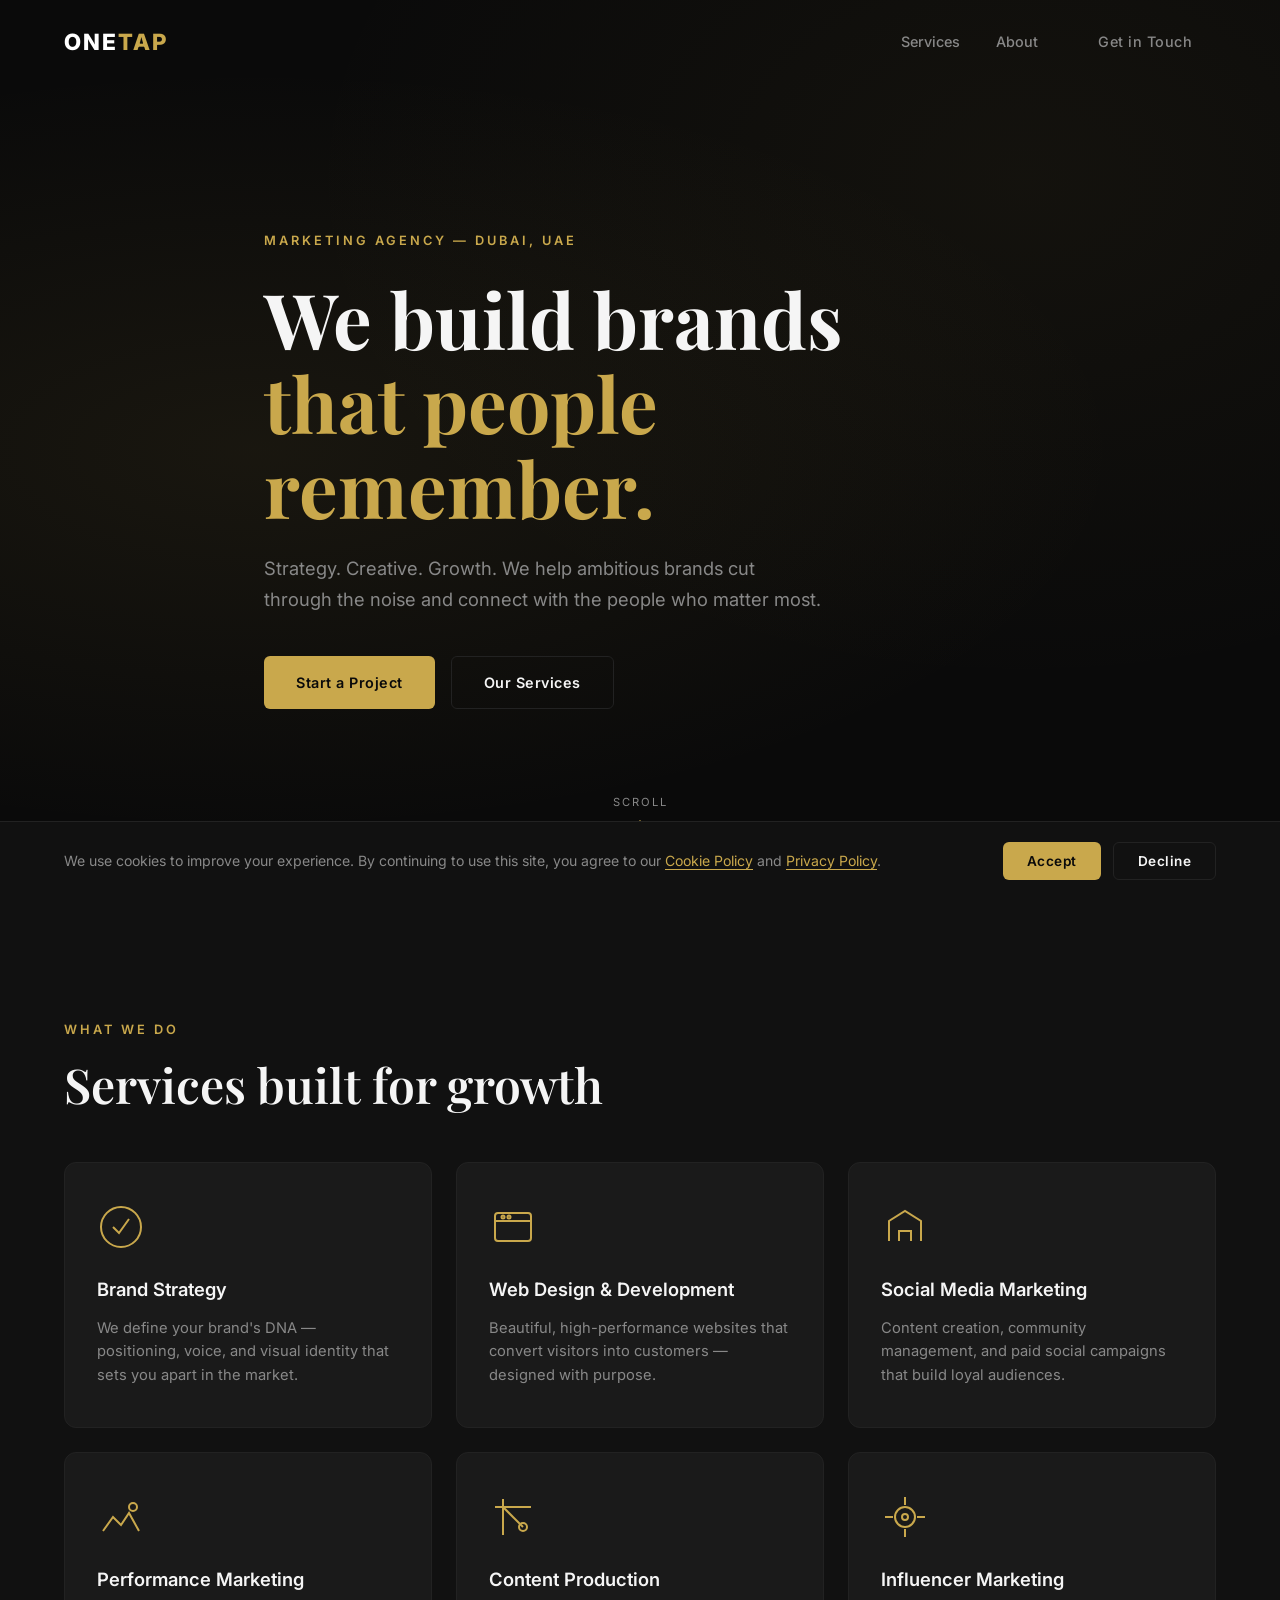
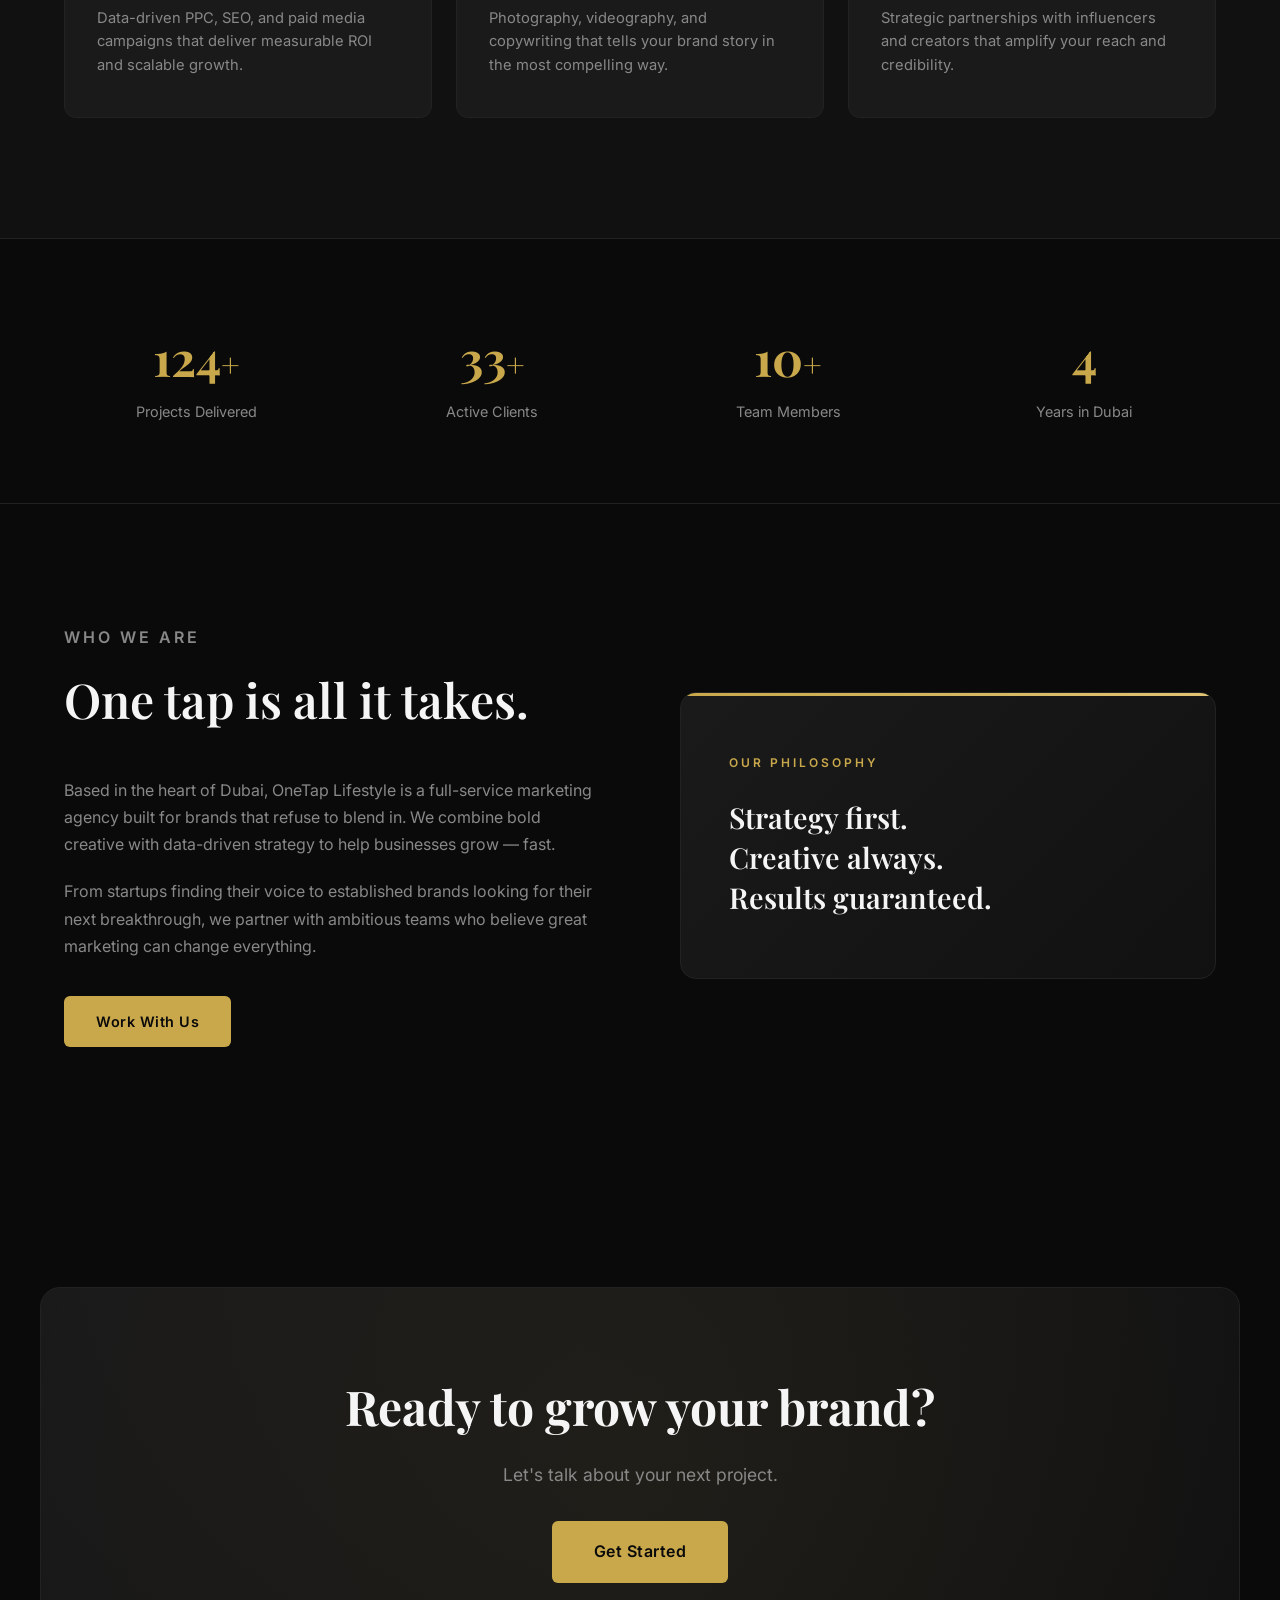
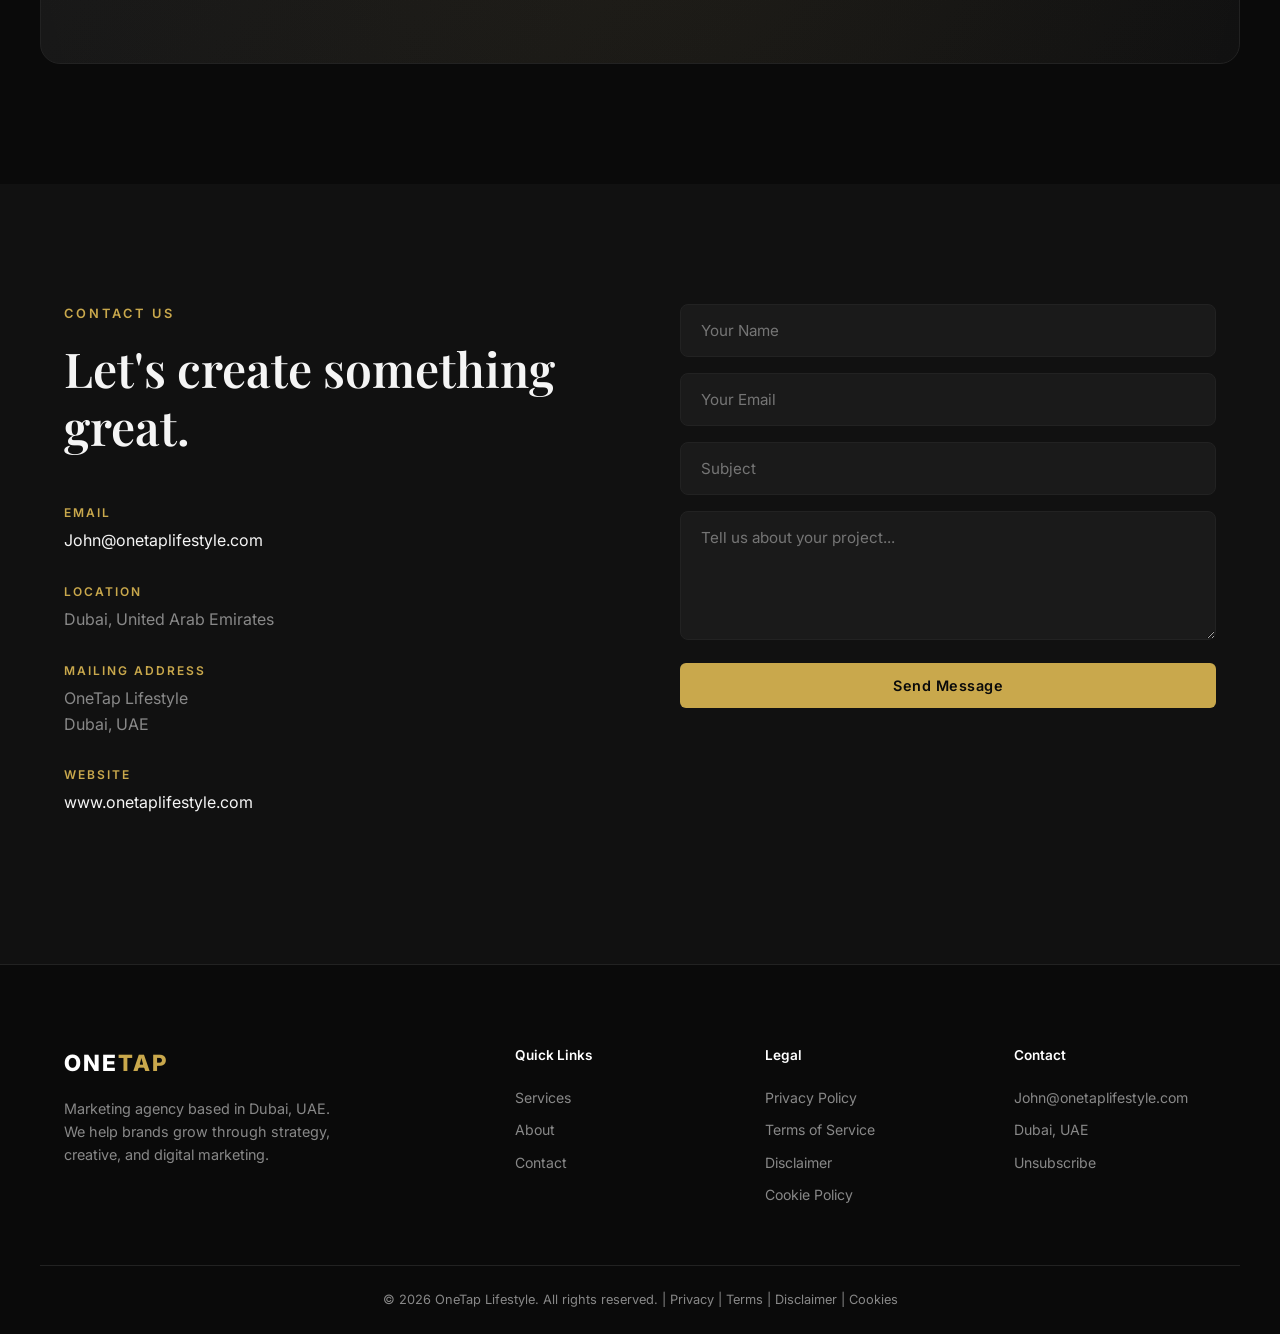
<file: index.html>
<!DOCTYPE html>
<html lang="en">
<head>
  <meta charset="UTF-8">
  <meta name="viewport" content="width=device-width, initial-scale=1.0">
  <title>OneTap Lifestyle | Marketing Agency — Dubai, UAE</title>
  <meta name="description" content="OneTap Lifestyle is a Dubai-based marketing agency that helps brands grow through strategy, creative, and digital marketing.">
  <link rel="icon" type="image/svg+xml" href="favicon.svg">
  <link rel="canonical" href="https://www.onetaplifestyle.com/">

  <!-- Open Graph -->
  <meta property="og:type" content="website">
  <meta property="og:url" content="https://www.onetaplifestyle.com/">
  <meta property="og:title" content="OneTap Lifestyle | Marketing Agency — Dubai, UAE">
  <meta property="og:description" content="We help ambitious brands cut through the noise. Strategy, creative, and digital marketing from Dubai.">
  <meta property="og:site_name" content="OneTap Lifestyle">

  <!-- Twitter Card -->
  <meta name="twitter:card" content="summary">
  <meta name="twitter:title" content="OneTap Lifestyle | Marketing Agency — Dubai, UAE">
  <meta name="twitter:description" content="We help ambitious brands cut through the noise. Strategy, creative, and digital marketing from Dubai.">

  <!-- Schema.org Structured Data -->
  <script type="application/ld+json">
  {
    "@context": "https://schema.org",
    "@type": "MarketingAgency",
    "name": "OneTap Lifestyle",
    "url": "https://www.onetaplifestyle.com",
    "email": "John@onetaplifestyle.com",
    "description": "Full-service marketing agency based in Dubai, UAE. Brand strategy, web design, social media, performance marketing, content production, and influencer marketing.",
    "address": {
      "@type": "PostalAddress",
      "addressLocality": "Dubai",
      "addressCountry": "AE"
    },
    "areaServed": {
      "@type": "GeoCircle",
      "geoMidpoint": {
        "@type": "GeoCoordinates",
        "latitude": 25.2048,
        "longitude": 55.2708
      }
    },
    "serviceType": ["Brand Strategy", "Web Design", "Social Media Marketing", "Performance Marketing", "Content Production", "Influencer Marketing"],
    "sameAs": []
  }
  </script>

  <link rel="preconnect" href="https://fonts.googleapis.com">
  <link rel="preconnect" href="https://fonts.gstatic.com" crossorigin>
  <link href="https://fonts.googleapis.com/css2?family=Inter:wght@300;400;500;600;700;800;900&family=Playfair+Display:wght@400;500;600;700&display=swap" rel="stylesheet">
  <link rel="stylesheet" href="style.css">
</head>
<body>

  <!-- Navigation -->
  <nav class="nav" id="nav">
    <div class="container nav__inner">
      <a href="#" class="nav__logo">
        <span class="logo-one">ONE</span><span class="logo-tap">TAP</span>
      </a>
      <button class="nav__toggle" id="navToggle" aria-label="Toggle menu">
        <span></span><span></span><span></span>
      </button>
      <ul class="nav__links" id="navLinks">
        <li><a href="#services">Services</a></li>
        <li><a href="#about">About</a></li>
        <li><a href="#contact" class="btn btn--sm">Get in Touch</a></li>
      </ul>
    </div>
  </nav>

  <!-- Hero -->
  <section class="hero" id="hero">
    <div class="hero__bg"></div>
    <div class="container hero__content">
      <p class="hero__tag">Marketing Agency — Dubai, UAE</p>
      <h1 class="hero__title">
        We build brands<br>
        <span class="hero__accent">that people remember.</span>
      </h1>
      <p class="hero__sub">
        Strategy. Creative. Growth. We help ambitious brands cut through the noise and connect with the people who matter most.
      </p>
      <div class="hero__actions">
        <a href="#contact" class="btn btn--primary">Start a Project</a>
        <a href="#services" class="btn btn--outline">Our Services</a>
      </div>
    </div>
    <div class="hero__scroll">
      <span>Scroll</span>
      <div class="hero__scroll-line"></div>
    </div>
  </section>

  <!-- Services -->
  <section class="services" id="services">
    <div class="container">
      <p class="section__tag">What We Do</p>
      <h2 class="section__title">Services built for growth</h2>
      <div class="services__grid">
        <div class="service-card" data-animate>
          <div class="service-card__icon">
            <svg viewBox="0 0 48 48" fill="none" stroke="currentColor" stroke-width="2"><circle cx="24" cy="24" r="20"/><path d="M16 24l6 6 10-14"/></svg>
          </div>
          <h3>Brand Strategy</h3>
          <p>We define your brand's DNA — positioning, voice, and visual identity that sets you apart in the market.</p>
        </div>
        <div class="service-card" data-animate>
          <div class="service-card__icon">
            <svg viewBox="0 0 48 48" fill="none" stroke="currentColor" stroke-width="2"><rect x="6" y="10" width="36" height="28" rx="3"/><path d="M6 18h36"/><circle cx="14" cy="14" r="1.5"/><circle cx="20" cy="14" r="1.5"/></svg>
          </div>
          <h3>Web Design & Development</h3>
          <p>Beautiful, high-performance websites that convert visitors into customers — designed with purpose.</p>
        </div>
        <div class="service-card" data-animate>
          <div class="service-card__icon">
            <svg viewBox="0 0 48 48" fill="none" stroke="currentColor" stroke-width="2"><path d="M8 38V18l16-10 16 10v20"/><path d="M18 38V28h12v10"/></svg>
          </div>
          <h3>Social Media Marketing</h3>
          <p>Content creation, community management, and paid social campaigns that build loyal audiences.</p>
        </div>
        <div class="service-card" data-animate>
          <div class="service-card__icon">
            <svg viewBox="0 0 48 48" fill="none" stroke="currentColor" stroke-width="2"><path d="M6 38l10-14 8 8 8-12 10 18"/><circle cx="36" cy="14" r="4"/></svg>
          </div>
          <h3>Performance Marketing</h3>
          <p>Data-driven PPC, SEO, and paid media campaigns that deliver measurable ROI and scalable growth.</p>
        </div>
        <div class="service-card" data-animate>
          <div class="service-card__icon">
            <svg viewBox="0 0 48 48" fill="none" stroke="currentColor" stroke-width="2"><path d="M14 6v36"/><path d="M6 14h36"/><path d="M14 14l20 20"/><circle cx="34" cy="34" r="4"/></svg>
          </div>
          <h3>Content Production</h3>
          <p>Photography, videography, and copywriting that tells your brand story in the most compelling way.</p>
        </div>
        <div class="service-card" data-animate>
          <div class="service-card__icon">
            <svg viewBox="0 0 48 48" fill="none" stroke="currentColor" stroke-width="2"><path d="M24 4v8m0 24v8M4 24h8m24 0h8"/><circle cx="24" cy="24" r="10"/><circle cx="24" cy="24" r="3"/></svg>
          </div>
          <h3>Influencer Marketing</h3>
          <p>Strategic partnerships with influencers and creators that amplify your reach and credibility.</p>
        </div>
      </div>
    </div>
  </section>

  <!-- Stats -->
  <section class="stats">
    <div class="container stats__grid">
      <div class="stat" data-animate>
        <span class="stat__number" data-count="150">0</span><span class="stat__plus">+</span>
        <p>Projects Delivered</p>
      </div>
      <div class="stat" data-animate>
        <span class="stat__number" data-count="40">0</span><span class="stat__plus">+</span>
        <p>Active Clients</p>
      </div>
      <div class="stat" data-animate>
        <span class="stat__number" data-count="12">0</span><span class="stat__plus">+</span>
        <p>Team Members</p>
      </div>
      <div class="stat" data-animate>
        <span class="stat__number" data-count="5">0</span>
        <p>Years in Dubai</p>
      </div>
    </div>
  </section>

  <!-- About -->
  <section class="about" id="about">
    <div class="container about__inner">
      <div class="about__text" data-animate>
        <p class="section__tag">Who We Are</p>
        <h2 class="section__title">One tap is all it takes.</h2>
        <p>
          Based in the heart of Dubai, OneTap Lifestyle is a full-service marketing agency built for brands that refuse to blend in. We combine bold creative with data-driven strategy to help businesses grow — fast.
        </p>
        <p>
          From startups finding their voice to established brands looking for their next breakthrough, we partner with ambitious teams who believe great marketing can change everything.
        </p>
        <a href="#contact" class="btn btn--primary">Work With Us</a>
      </div>
      <div class="about__visual" data-animate>
        <div class="about__card">
          <span class="about__card-label">Our Philosophy</span>
          <h3>Strategy first.<br>Creative always.<br>Results guaranteed.</h3>
        </div>
      </div>
    </div>
  </section>

  <!-- CTA -->
  <section class="cta">
    <div class="container cta__inner" data-animate>
      <h2>Ready to grow your brand?</h2>
      <p>Let's talk about your next project.</p>
      <a href="#contact" class="btn btn--primary btn--lg">Get Started</a>
    </div>
  </section>

  <!-- Contact -->
  <section class="contact" id="contact">
    <div class="container contact__inner">
      <div class="contact__info" data-animate>
        <p class="section__tag">Contact Us</p>
        <h2 class="section__title">Let's create something great.</h2>
        <div class="contact__details">
          <div class="contact__item">
            <span class="contact__label">Email</span>
            <a href="mailto:John@onetaplifestyle.com">John@onetaplifestyle.com</a>
          </div>
          <div class="contact__item">
            <span class="contact__label">Location</span>
            <p>Dubai, United Arab Emirates</p>
          </div>
          <div class="contact__item">
            <span class="contact__label">Mailing Address</span>
            <p>OneTap Lifestyle<br>Dubai, UAE</p>
          </div>
          <div class="contact__item">
            <span class="contact__label">Website</span>
            <a href="https://www.onetaplifestyle.com">www.onetaplifestyle.com</a>
          </div>
        </div>
      </div>
      <form class="contact__form" data-animate id="contactForm">
        <div class="form__group">
          <input type="text" placeholder="Your Name" required>
        </div>
        <div class="form__group">
          <input type="email" placeholder="Your Email" required>
        </div>
        <div class="form__group">
          <input type="text" placeholder="Subject">
        </div>
        <div class="form__group">
          <textarea placeholder="Tell us about your project..." rows="5" required></textarea>
        </div>
        <button type="submit" class="btn btn--primary btn--full">Send Message</button>
      </form>
    </div>
  </section>

  <!-- Footer -->
  <footer class="footer">
    <div class="container footer__inner">
      <div class="footer__brand">
        <a href="#" class="nav__logo">
          <span class="logo-one">ONE</span><span class="logo-tap">TAP</span>
        </a>
        <p>Marketing agency based in Dubai, UAE. We help brands grow through strategy, creative, and digital marketing.</p>
      </div>
      <div class="footer__links">
        <h4>Quick Links</h4>
        <a href="#services">Services</a>
        <a href="#about">About</a>
        <a href="#contact">Contact</a>
      </div>
      <div class="footer__links">
        <h4>Legal</h4>
        <a href="privacy-policy.html">Privacy Policy</a>
        <a href="terms-of-service.html">Terms of Service</a>
        <a href="disclaimer.html">Disclaimer</a>
        <a href="cookie-policy.html">Cookie Policy</a>
      </div>
      <div class="footer__links">
        <h4>Contact</h4>
        <a href="mailto:John@onetaplifestyle.com">John@onetaplifestyle.com</a>
        <p>Dubai, UAE</p>
        <a href="unsubscribe.html">Unsubscribe</a>
      </div>
    </div>
    <div class="container footer__bottom">
      <p>&copy; 2026 OneTap Lifestyle. All rights reserved. |
        <a href="privacy-policy.html">Privacy</a> |
        <a href="terms-of-service.html">Terms</a> |
        <a href="disclaimer.html">Disclaimer</a> |
        <a href="cookie-policy.html">Cookies</a>
      </p>
    </div>
  </footer>

  <!-- Cookie Consent Banner -->
  <div class="cookie-banner" id="cookieBanner">
    <div class="cookie-banner__inner">
      <p>We use cookies to improve your experience. By continuing to use this site, you agree to our <a href="cookie-policy.html">Cookie Policy</a> and <a href="privacy-policy.html">Privacy Policy</a>.</p>
      <div class="cookie-banner__actions">
        <button type="button" class="btn btn--primary btn--sm" id="cookieAccept">Accept</button>
        <button type="button" class="btn btn--outline btn--sm" id="cookieDecline">Decline</button>
      </div>
    </div>
  </div>

  <script src="script.js"></script>
</body>
</html>
</file>
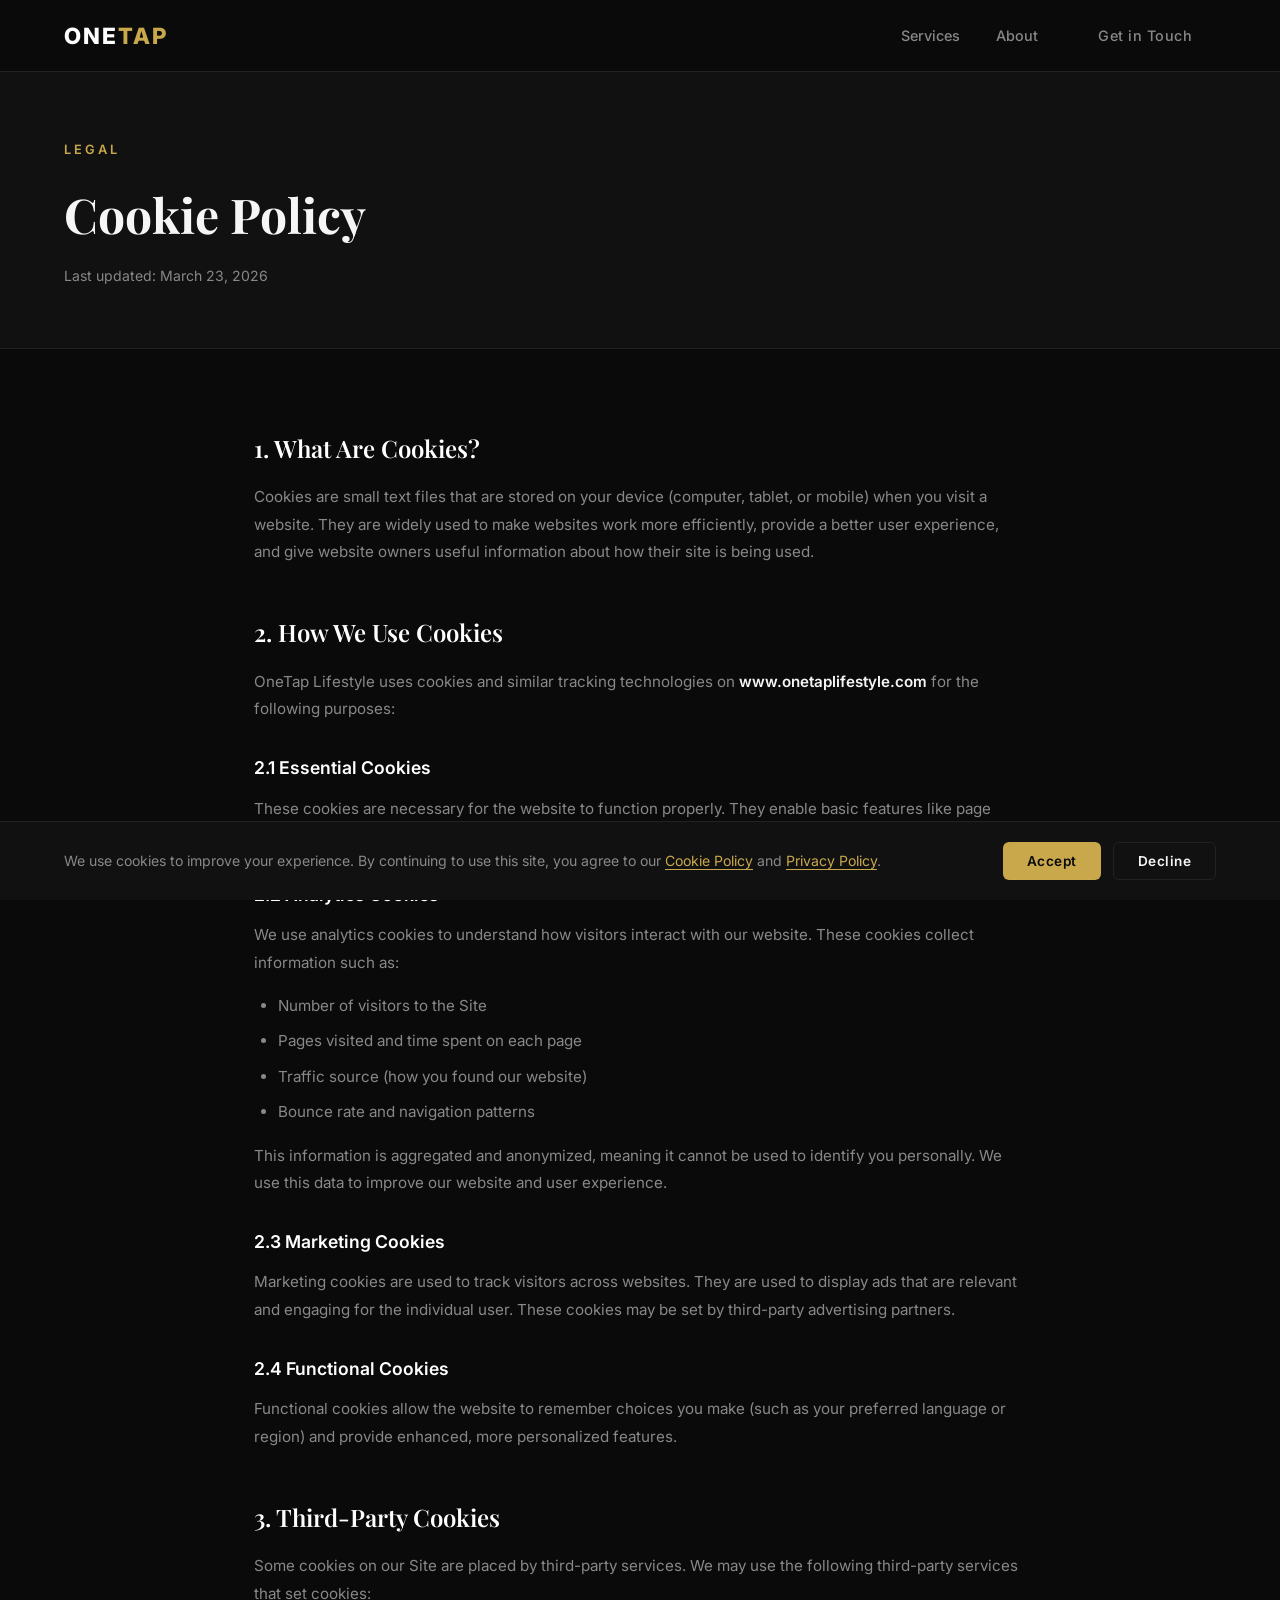
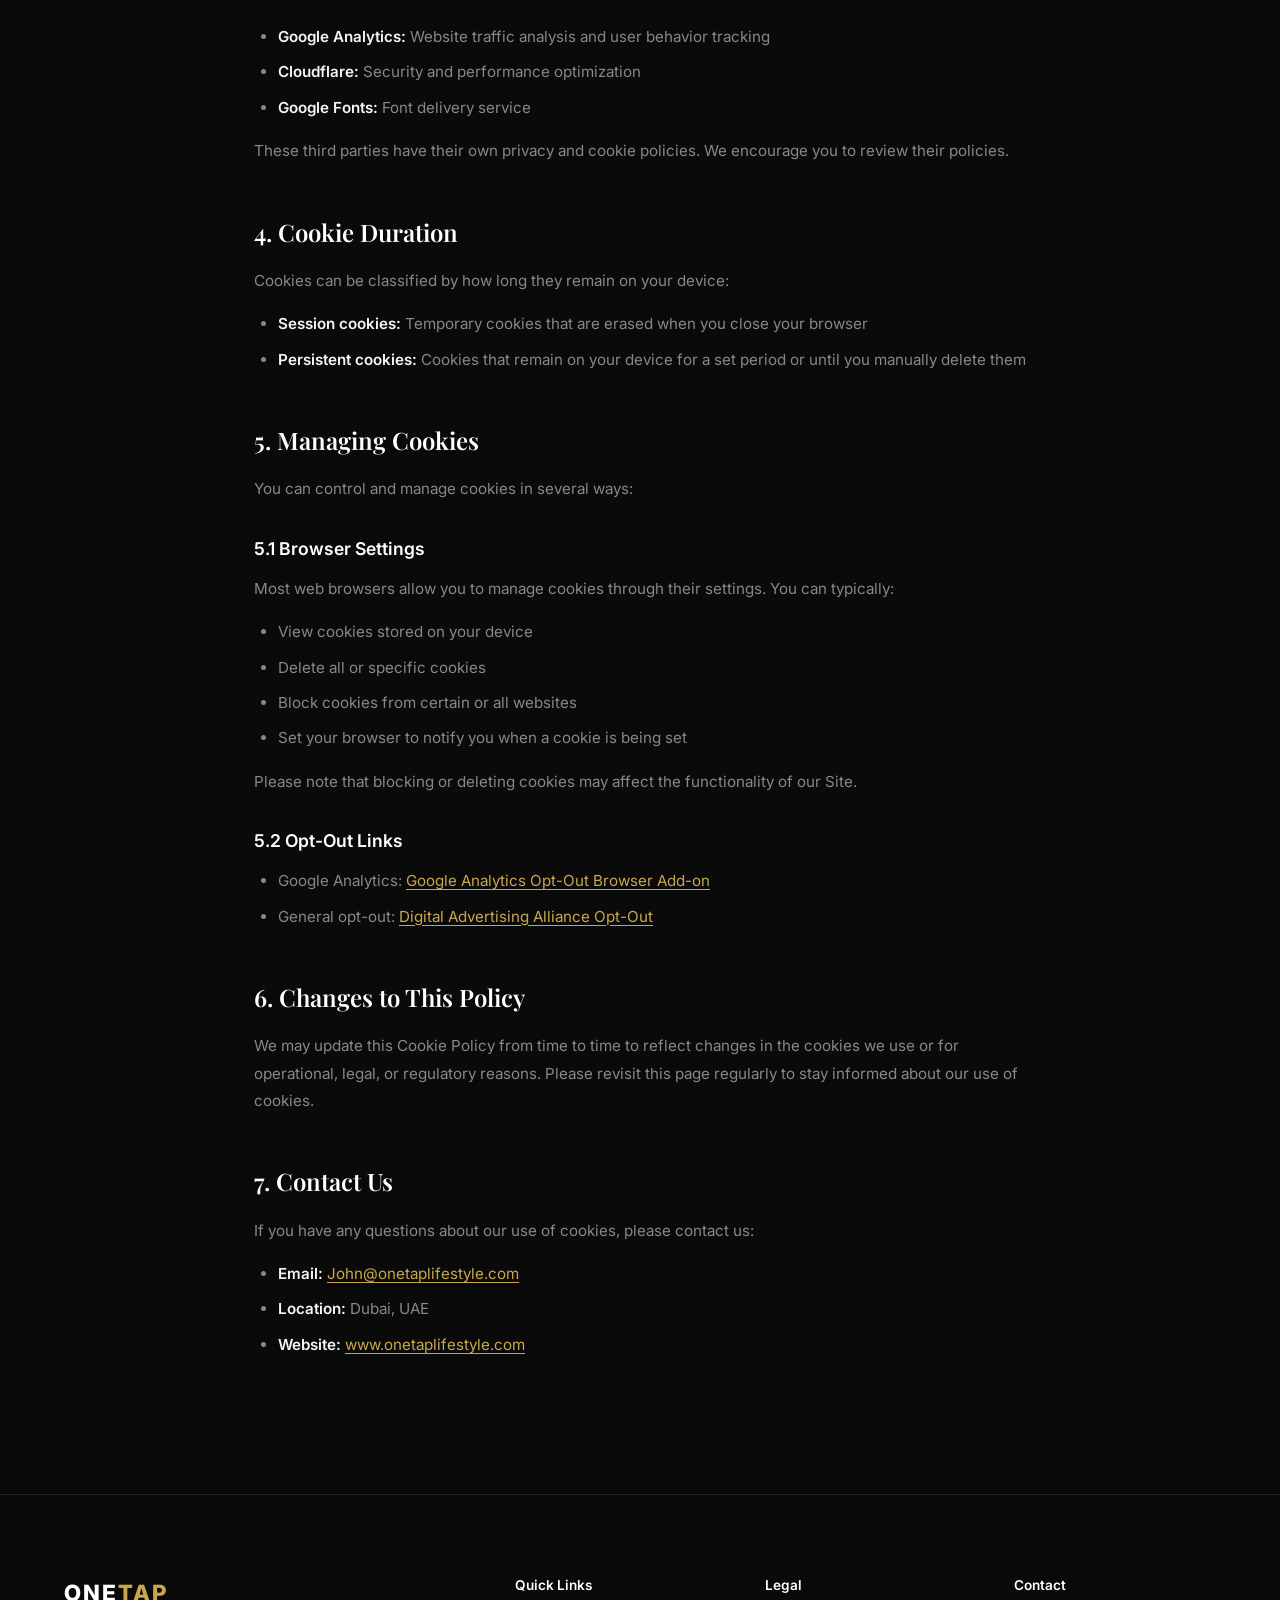
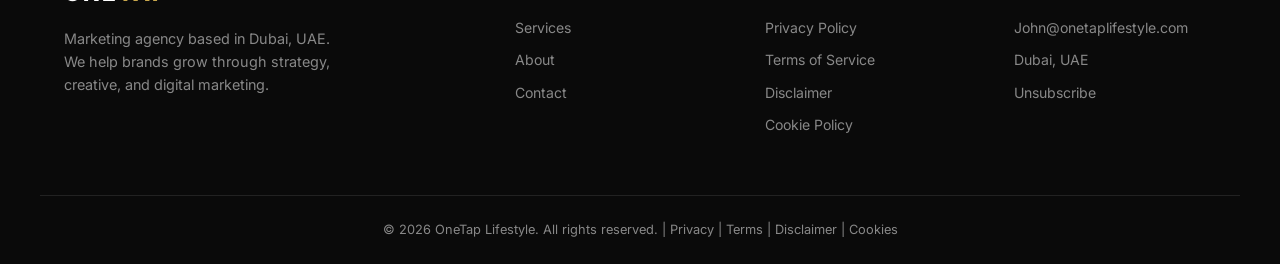
<file: cookie-policy.html>
<!DOCTYPE html>
<html lang="en">
<head>
  <meta charset="UTF-8">
  <meta name="viewport" content="width=device-width, initial-scale=1.0">
  <title>Cookie Policy | OneTap Lifestyle</title>
  <meta name="description" content="Cookie Policy for OneTap Lifestyle. Learn about the cookies we use and how to manage your preferences.">
  <link rel="icon" type="image/svg+xml" href="favicon.svg">

  <!-- Open Graph -->
  <meta property="og:type" content="website">
  <meta property="og:url" content="https://www.onetaplifestyle.com/cookie-policy.html">
  <meta property="og:title" content="Cookie Policy | OneTap Lifestyle">
  <meta property="og:description" content="Cookie Policy for OneTap Lifestyle. Learn about the cookies we use and how to manage your preferences.">
  <meta property="og:site_name" content="OneTap Lifestyle">

  <link rel="preconnect" href="https://fonts.googleapis.com">
  <link rel="preconnect" href="https://fonts.gstatic.com" crossorigin>
  <link href="https://fonts.googleapis.com/css2?family=Inter:wght@300;400;500;600;700;800;900&family=Playfair+Display:wght@400;500;600;700&display=swap" rel="stylesheet">
  <link rel="stylesheet" href="style.css">
  <link rel="stylesheet" href="legal.css">
</head>
<body>

  <nav class="nav nav--scrolled">
    <div class="container nav__inner">
      <a href="index.html" class="nav__logo">
        <span class="logo-one">ONE</span><span class="logo-tap">TAP</span>
      </a>
      <button class="nav__toggle" id="navToggle" aria-label="Toggle menu">
        <span></span><span></span><span></span>
      </button>
      <ul class="nav__links" id="navLinks">
        <li><a href="index.html#services">Services</a></li>
        <li><a href="index.html#about">About</a></li>
        <li><a href="index.html#contact" class="btn btn--sm">Get in Touch</a></li>
      </ul>
    </div>
  </nav>

  <section class="legal-hero">
    <div class="container">
      <p class="section__tag">Legal</p>
      <h1>Cookie Policy</h1>
      <p class="legal-updated">Last updated: March 23, 2026</p>
    </div>
  </section>

  <section class="legal-content">
    <div class="container">

      <h2>1. What Are Cookies?</h2>
      <p>Cookies are small text files that are stored on your device (computer, tablet, or mobile) when you visit a website. They are widely used to make websites work more efficiently, provide a better user experience, and give website owners useful information about how their site is being used.</p>

      <h2>2. How We Use Cookies</h2>
      <p>OneTap Lifestyle uses cookies and similar tracking technologies on <strong>www.onetaplifestyle.com</strong> for the following purposes:</p>

      <h3>2.1 Essential Cookies</h3>
      <p>These cookies are necessary for the website to function properly. They enable basic features like page navigation and access to secure areas. The website cannot function properly without these cookies.</p>

      <h3>2.2 Analytics Cookies</h3>
      <p>We use analytics cookies to understand how visitors interact with our website. These cookies collect information such as:</p>
      <ul>
        <li>Number of visitors to the Site</li>
        <li>Pages visited and time spent on each page</li>
        <li>Traffic source (how you found our website)</li>
        <li>Bounce rate and navigation patterns</li>
      </ul>
      <p>This information is aggregated and anonymized, meaning it cannot be used to identify you personally. We use this data to improve our website and user experience.</p>

      <h3>2.3 Marketing Cookies</h3>
      <p>Marketing cookies are used to track visitors across websites. They are used to display ads that are relevant and engaging for the individual user. These cookies may be set by third-party advertising partners.</p>

      <h3>2.4 Functional Cookies</h3>
      <p>Functional cookies allow the website to remember choices you make (such as your preferred language or region) and provide enhanced, more personalized features.</p>

      <h2>3. Third-Party Cookies</h2>
      <p>Some cookies on our Site are placed by third-party services. We may use the following third-party services that set cookies:</p>
      <ul>
        <li><strong>Google Analytics:</strong> Website traffic analysis and user behavior tracking</li>
        <li><strong>Cloudflare:</strong> Security and performance optimization</li>
        <li><strong>Google Fonts:</strong> Font delivery service</li>
      </ul>
      <p>These third parties have their own privacy and cookie policies. We encourage you to review their policies.</p>

      <h2>4. Cookie Duration</h2>
      <p>Cookies can be classified by how long they remain on your device:</p>
      <ul>
        <li><strong>Session cookies:</strong> Temporary cookies that are erased when you close your browser</li>
        <li><strong>Persistent cookies:</strong> Cookies that remain on your device for a set period or until you manually delete them</li>
      </ul>

      <h2>5. Managing Cookies</h2>
      <p>You can control and manage cookies in several ways:</p>

      <h3>5.1 Browser Settings</h3>
      <p>Most web browsers allow you to manage cookies through their settings. You can typically:</p>
      <ul>
        <li>View cookies stored on your device</li>
        <li>Delete all or specific cookies</li>
        <li>Block cookies from certain or all websites</li>
        <li>Set your browser to notify you when a cookie is being set</li>
      </ul>
      <p>Please note that blocking or deleting cookies may affect the functionality of our Site.</p>

      <h3>5.2 Opt-Out Links</h3>
      <ul>
        <li>Google Analytics: <a href="https://tools.google.com/dlpage/gaoptout" target="_blank" rel="noopener">Google Analytics Opt-Out Browser Add-on</a></li>
        <li>General opt-out: <a href="https://www.aboutads.info/choices/" target="_blank" rel="noopener">Digital Advertising Alliance Opt-Out</a></li>
      </ul>

      <h2>6. Changes to This Policy</h2>
      <p>We may update this Cookie Policy from time to time to reflect changes in the cookies we use or for operational, legal, or regulatory reasons. Please revisit this page regularly to stay informed about our use of cookies.</p>

      <h2>7. Contact Us</h2>
      <p>If you have any questions about our use of cookies, please contact us:</p>
      <ul>
        <li><strong>Email:</strong> <a href="mailto:John@onetaplifestyle.com">John@onetaplifestyle.com</a></li>
        <li><strong>Location:</strong> Dubai, UAE</li>
        <li><strong>Website:</strong> <a href="https://www.onetaplifestyle.com">www.onetaplifestyle.com</a></li>
      </ul>

    </div>
  </section>

  <footer class="footer">
    <div class="container footer__inner">
      <div class="footer__brand">
        <a href="index.html" class="nav__logo">
          <span class="logo-one">ONE</span><span class="logo-tap">TAP</span>
        </a>
        <p>Marketing agency based in Dubai, UAE. We help brands grow through strategy, creative, and digital marketing.</p>
      </div>
      <div class="footer__links">
        <h4>Quick Links</h4>
        <a href="index.html#services">Services</a>
        <a href="index.html#about">About</a>
        <a href="index.html#contact">Contact</a>
      </div>
      <div class="footer__links">
        <h4>Legal</h4>
        <a href="privacy-policy.html">Privacy Policy</a>
        <a href="terms-of-service.html">Terms of Service</a>
        <a href="disclaimer.html">Disclaimer</a>
        <a href="cookie-policy.html">Cookie Policy</a>
      </div>
      <div class="footer__links">
        <h4>Contact</h4>
        <a href="mailto:John@onetaplifestyle.com">John@onetaplifestyle.com</a>
        <p>Dubai, UAE</p>
        <a href="unsubscribe.html">Unsubscribe</a>
      </div>
    </div>
    <div class="container footer__bottom">
      <p>&copy; 2026 OneTap Lifestyle. All rights reserved. |
        <a href="privacy-policy.html">Privacy</a> |
        <a href="terms-of-service.html">Terms</a> |
        <a href="disclaimer.html">Disclaimer</a> |
        <a href="cookie-policy.html">Cookies</a>
      </p>
    </div>
  </footer>

  <!-- Cookie Consent Banner -->
  <div class="cookie-banner" id="cookieBanner">
    <div class="cookie-banner__inner">
      <p>We use cookies to improve your experience. By continuing to use this site, you agree to our <a href="cookie-policy.html">Cookie Policy</a> and <a href="privacy-policy.html">Privacy Policy</a>.</p>
      <div class="cookie-banner__actions">
        <button type="button" class="btn btn--primary btn--sm" id="cookieAccept">Accept</button>
        <button type="button" class="btn btn--outline btn--sm" id="cookieDecline">Decline</button>
      </div>
    </div>
  </div>

  <script src="script.js"></script>
</body>
</html>
</file>
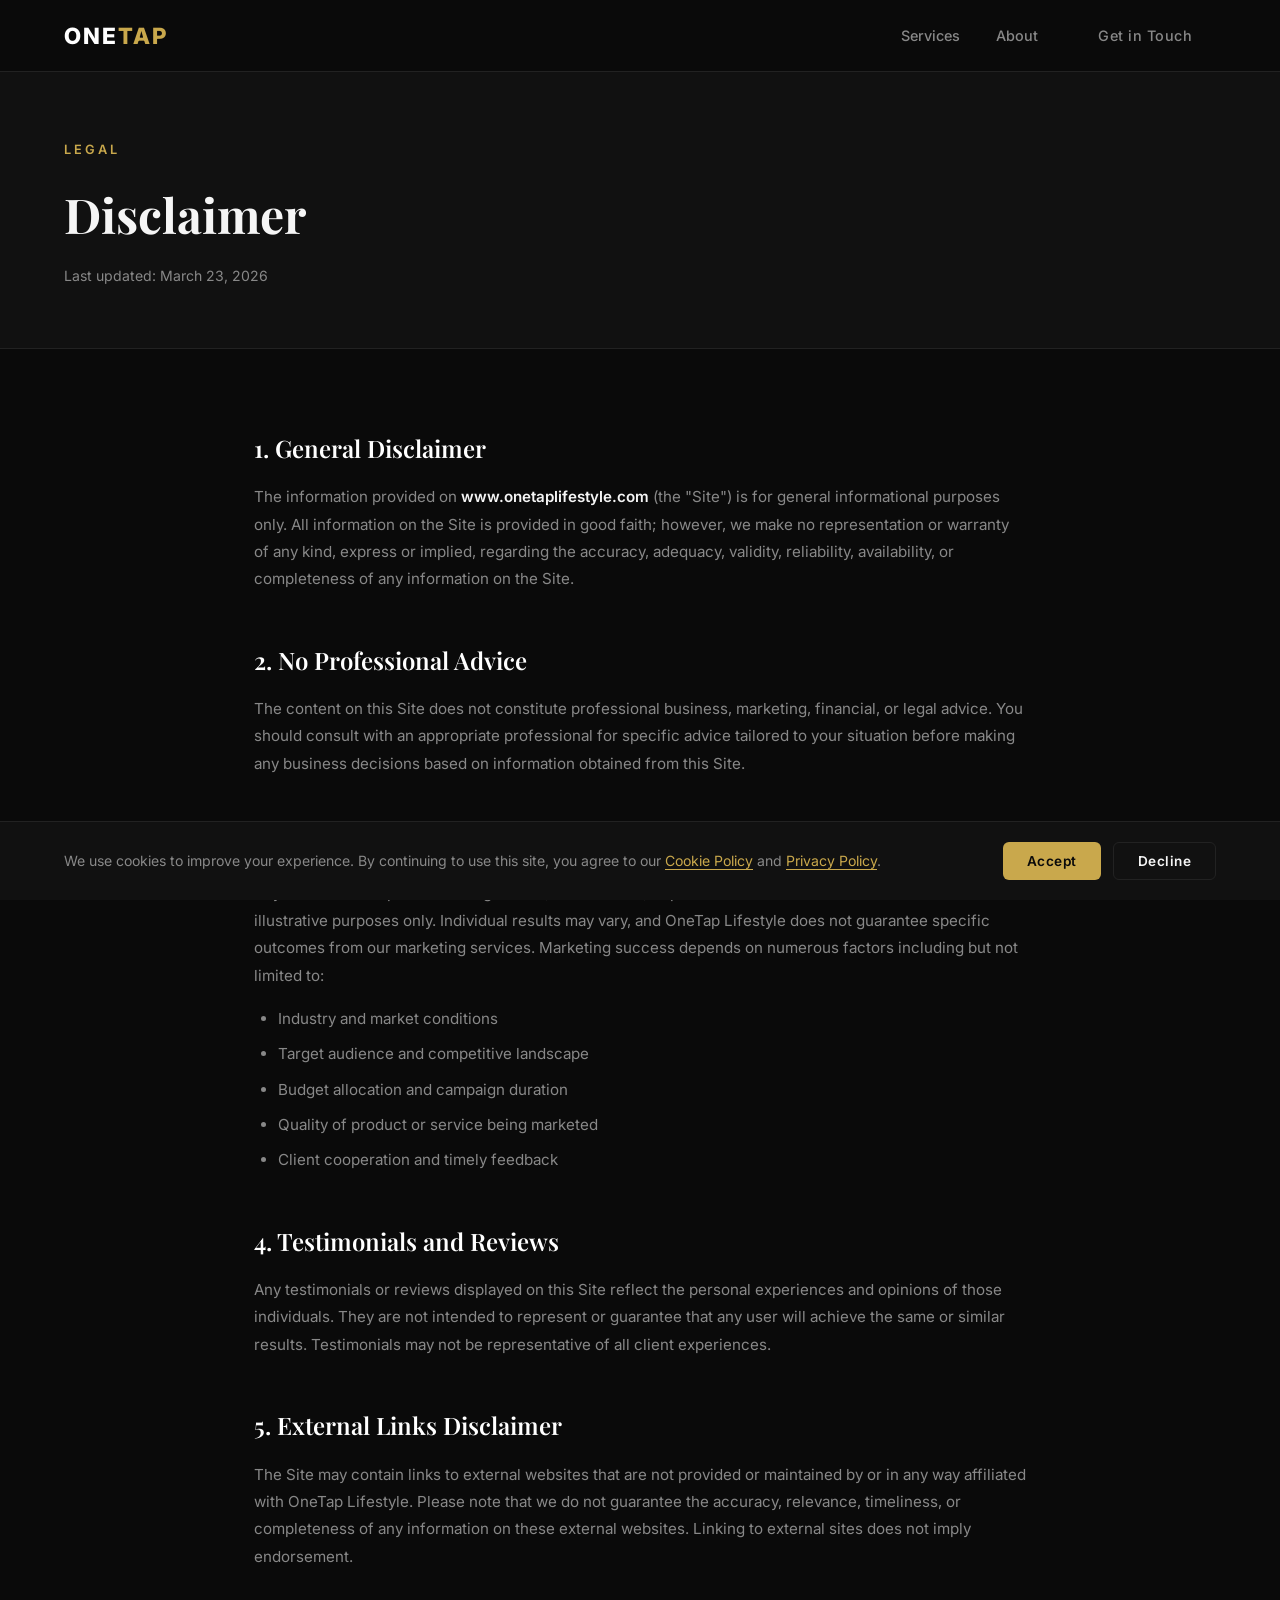
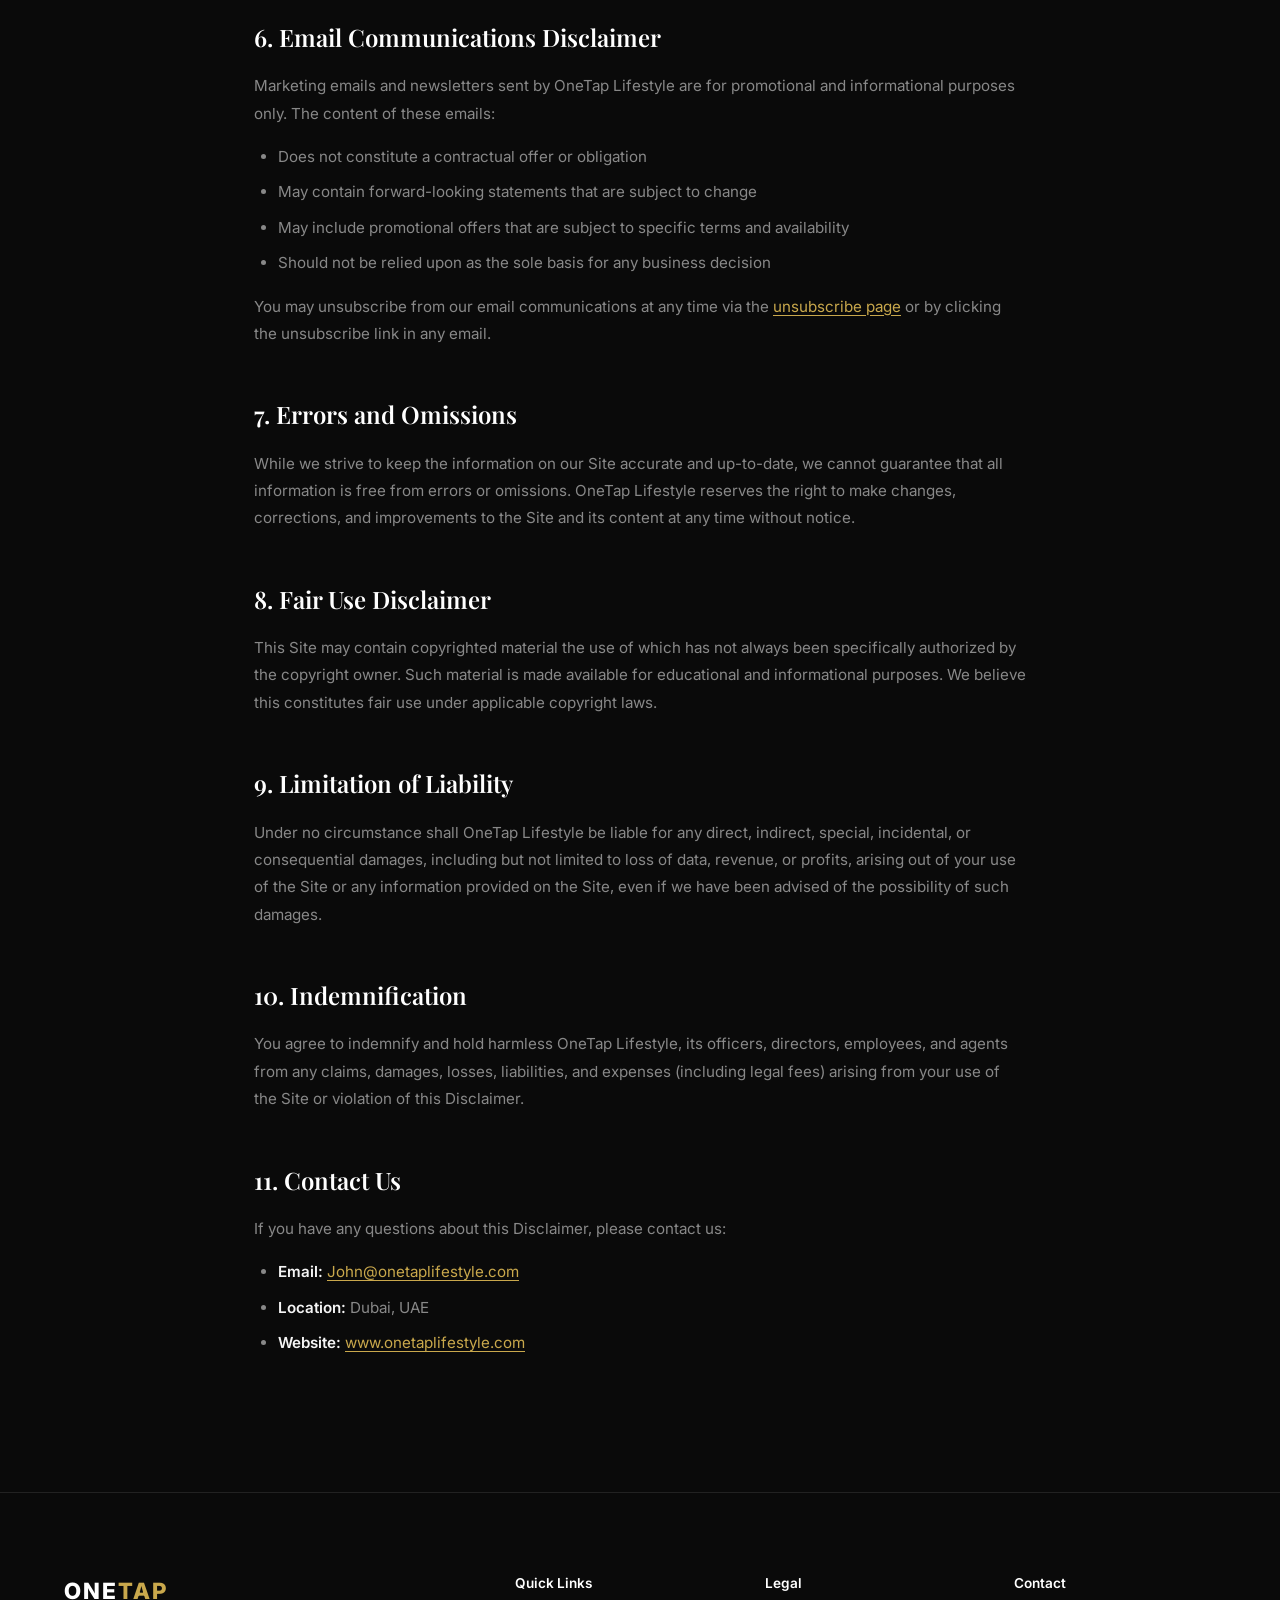
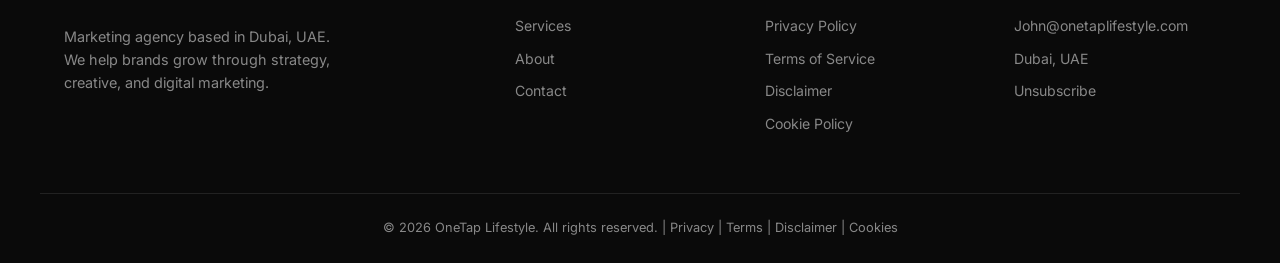
<file: disclaimer.html>
<!DOCTYPE html>
<html lang="en">
<head>
  <meta charset="UTF-8">
  <meta name="viewport" content="width=device-width, initial-scale=1.0">
  <title>Disclaimer | OneTap Lifestyle</title>
  <meta name="description" content="Disclaimer for OneTap Lifestyle marketing agency. Read about our liability limitations and content accuracy.">
  <link rel="icon" type="image/svg+xml" href="favicon.svg">

  <!-- Open Graph -->
  <meta property="og:type" content="website">
  <meta property="og:url" content="https://www.onetaplifestyle.com/disclaimer.html">
  <meta property="og:title" content="Disclaimer | OneTap Lifestyle">
  <meta property="og:description" content="Disclaimer for OneTap Lifestyle marketing agency. Read about our liability limitations and content accuracy.">
  <meta property="og:site_name" content="OneTap Lifestyle">

  <link rel="preconnect" href="https://fonts.googleapis.com">
  <link rel="preconnect" href="https://fonts.gstatic.com" crossorigin>
  <link href="https://fonts.googleapis.com/css2?family=Inter:wght@300;400;500;600;700;800;900&family=Playfair+Display:wght@400;500;600;700&display=swap" rel="stylesheet">
  <link rel="stylesheet" href="style.css">
  <link rel="stylesheet" href="legal.css">
</head>
<body>

  <nav class="nav nav--scrolled">
    <div class="container nav__inner">
      <a href="index.html" class="nav__logo">
        <span class="logo-one">ONE</span><span class="logo-tap">TAP</span>
      </a>
      <button class="nav__toggle" id="navToggle" aria-label="Toggle menu">
        <span></span><span></span><span></span>
      </button>
      <ul class="nav__links" id="navLinks">
        <li><a href="index.html#services">Services</a></li>
        <li><a href="index.html#about">About</a></li>
        <li><a href="index.html#contact" class="btn btn--sm">Get in Touch</a></li>
      </ul>
    </div>
  </nav>

  <section class="legal-hero">
    <div class="container">
      <p class="section__tag">Legal</p>
      <h1>Disclaimer</h1>
      <p class="legal-updated">Last updated: March 23, 2026</p>
    </div>
  </section>

  <section class="legal-content">
    <div class="container">

      <h2>1. General Disclaimer</h2>
      <p>The information provided on <strong>www.onetaplifestyle.com</strong> (the "Site") is for general informational purposes only. All information on the Site is provided in good faith; however, we make no representation or warranty of any kind, express or implied, regarding the accuracy, adequacy, validity, reliability, availability, or completeness of any information on the Site.</p>

      <h2>2. No Professional Advice</h2>
      <p>The content on this Site does not constitute professional business, marketing, financial, or legal advice. You should consult with an appropriate professional for specific advice tailored to your situation before making any business decisions based on information obtained from this Site.</p>

      <h2>3. Results Disclaimer</h2>
      <p>Any references to past marketing results, case studies, or performance metrics on this Site are for illustrative purposes only. Individual results may vary, and OneTap Lifestyle does not guarantee specific outcomes from our marketing services. Marketing success depends on numerous factors including but not limited to:</p>
      <ul>
        <li>Industry and market conditions</li>
        <li>Target audience and competitive landscape</li>
        <li>Budget allocation and campaign duration</li>
        <li>Quality of product or service being marketed</li>
        <li>Client cooperation and timely feedback</li>
      </ul>

      <h2>4. Testimonials and Reviews</h2>
      <p>Any testimonials or reviews displayed on this Site reflect the personal experiences and opinions of those individuals. They are not intended to represent or guarantee that any user will achieve the same or similar results. Testimonials may not be representative of all client experiences.</p>

      <h2>5. External Links Disclaimer</h2>
      <p>The Site may contain links to external websites that are not provided or maintained by or in any way affiliated with OneTap Lifestyle. Please note that we do not guarantee the accuracy, relevance, timeliness, or completeness of any information on these external websites. Linking to external sites does not imply endorsement.</p>

      <h2>6. Email Communications Disclaimer</h2>
      <p>Marketing emails and newsletters sent by OneTap Lifestyle are for promotional and informational purposes only. The content of these emails:</p>
      <ul>
        <li>Does not constitute a contractual offer or obligation</li>
        <li>May contain forward-looking statements that are subject to change</li>
        <li>May include promotional offers that are subject to specific terms and availability</li>
        <li>Should not be relied upon as the sole basis for any business decision</li>
      </ul>
      <p>You may unsubscribe from our email communications at any time via the <a href="unsubscribe.html">unsubscribe page</a> or by clicking the unsubscribe link in any email.</p>

      <h2>7. Errors and Omissions</h2>
      <p>While we strive to keep the information on our Site accurate and up-to-date, we cannot guarantee that all information is free from errors or omissions. OneTap Lifestyle reserves the right to make changes, corrections, and improvements to the Site and its content at any time without notice.</p>

      <h2>8. Fair Use Disclaimer</h2>
      <p>This Site may contain copyrighted material the use of which has not always been specifically authorized by the copyright owner. Such material is made available for educational and informational purposes. We believe this constitutes fair use under applicable copyright laws.</p>

      <h2>9. Limitation of Liability</h2>
      <p>Under no circumstance shall OneTap Lifestyle be liable for any direct, indirect, special, incidental, or consequential damages, including but not limited to loss of data, revenue, or profits, arising out of your use of the Site or any information provided on the Site, even if we have been advised of the possibility of such damages.</p>

      <h2>10. Indemnification</h2>
      <p>You agree to indemnify and hold harmless OneTap Lifestyle, its officers, directors, employees, and agents from any claims, damages, losses, liabilities, and expenses (including legal fees) arising from your use of the Site or violation of this Disclaimer.</p>

      <h2>11. Contact Us</h2>
      <p>If you have any questions about this Disclaimer, please contact us:</p>
      <ul>
        <li><strong>Email:</strong> <a href="mailto:John@onetaplifestyle.com">John@onetaplifestyle.com</a></li>
        <li><strong>Location:</strong> Dubai, UAE</li>
        <li><strong>Website:</strong> <a href="https://www.onetaplifestyle.com">www.onetaplifestyle.com</a></li>
      </ul>

    </div>
  </section>

  <footer class="footer">
    <div class="container footer__inner">
      <div class="footer__brand">
        <a href="index.html" class="nav__logo">
          <span class="logo-one">ONE</span><span class="logo-tap">TAP</span>
        </a>
        <p>Marketing agency based in Dubai, UAE. We help brands grow through strategy, creative, and digital marketing.</p>
      </div>
      <div class="footer__links">
        <h4>Quick Links</h4>
        <a href="index.html#services">Services</a>
        <a href="index.html#about">About</a>
        <a href="index.html#contact">Contact</a>
      </div>
      <div class="footer__links">
        <h4>Legal</h4>
        <a href="privacy-policy.html">Privacy Policy</a>
        <a href="terms-of-service.html">Terms of Service</a>
        <a href="disclaimer.html">Disclaimer</a>
        <a href="cookie-policy.html">Cookie Policy</a>
      </div>
      <div class="footer__links">
        <h4>Contact</h4>
        <a href="mailto:John@onetaplifestyle.com">John@onetaplifestyle.com</a>
        <p>Dubai, UAE</p>
        <a href="unsubscribe.html">Unsubscribe</a>
      </div>
    </div>
    <div class="container footer__bottom">
      <p>&copy; 2026 OneTap Lifestyle. All rights reserved. |
        <a href="privacy-policy.html">Privacy</a> |
        <a href="terms-of-service.html">Terms</a> |
        <a href="disclaimer.html">Disclaimer</a> |
        <a href="cookie-policy.html">Cookies</a>
      </p>
    </div>
  </footer>

  <!-- Cookie Consent Banner -->
  <div class="cookie-banner" id="cookieBanner">
    <div class="cookie-banner__inner">
      <p>We use cookies to improve your experience. By continuing to use this site, you agree to our <a href="cookie-policy.html">Cookie Policy</a> and <a href="privacy-policy.html">Privacy Policy</a>.</p>
      <div class="cookie-banner__actions">
        <button type="button" class="btn btn--primary btn--sm" id="cookieAccept">Accept</button>
        <button type="button" class="btn btn--outline btn--sm" id="cookieDecline">Decline</button>
      </div>
    </div>
  </div>

  <script src="script.js"></script>
</body>
</html>
</file>
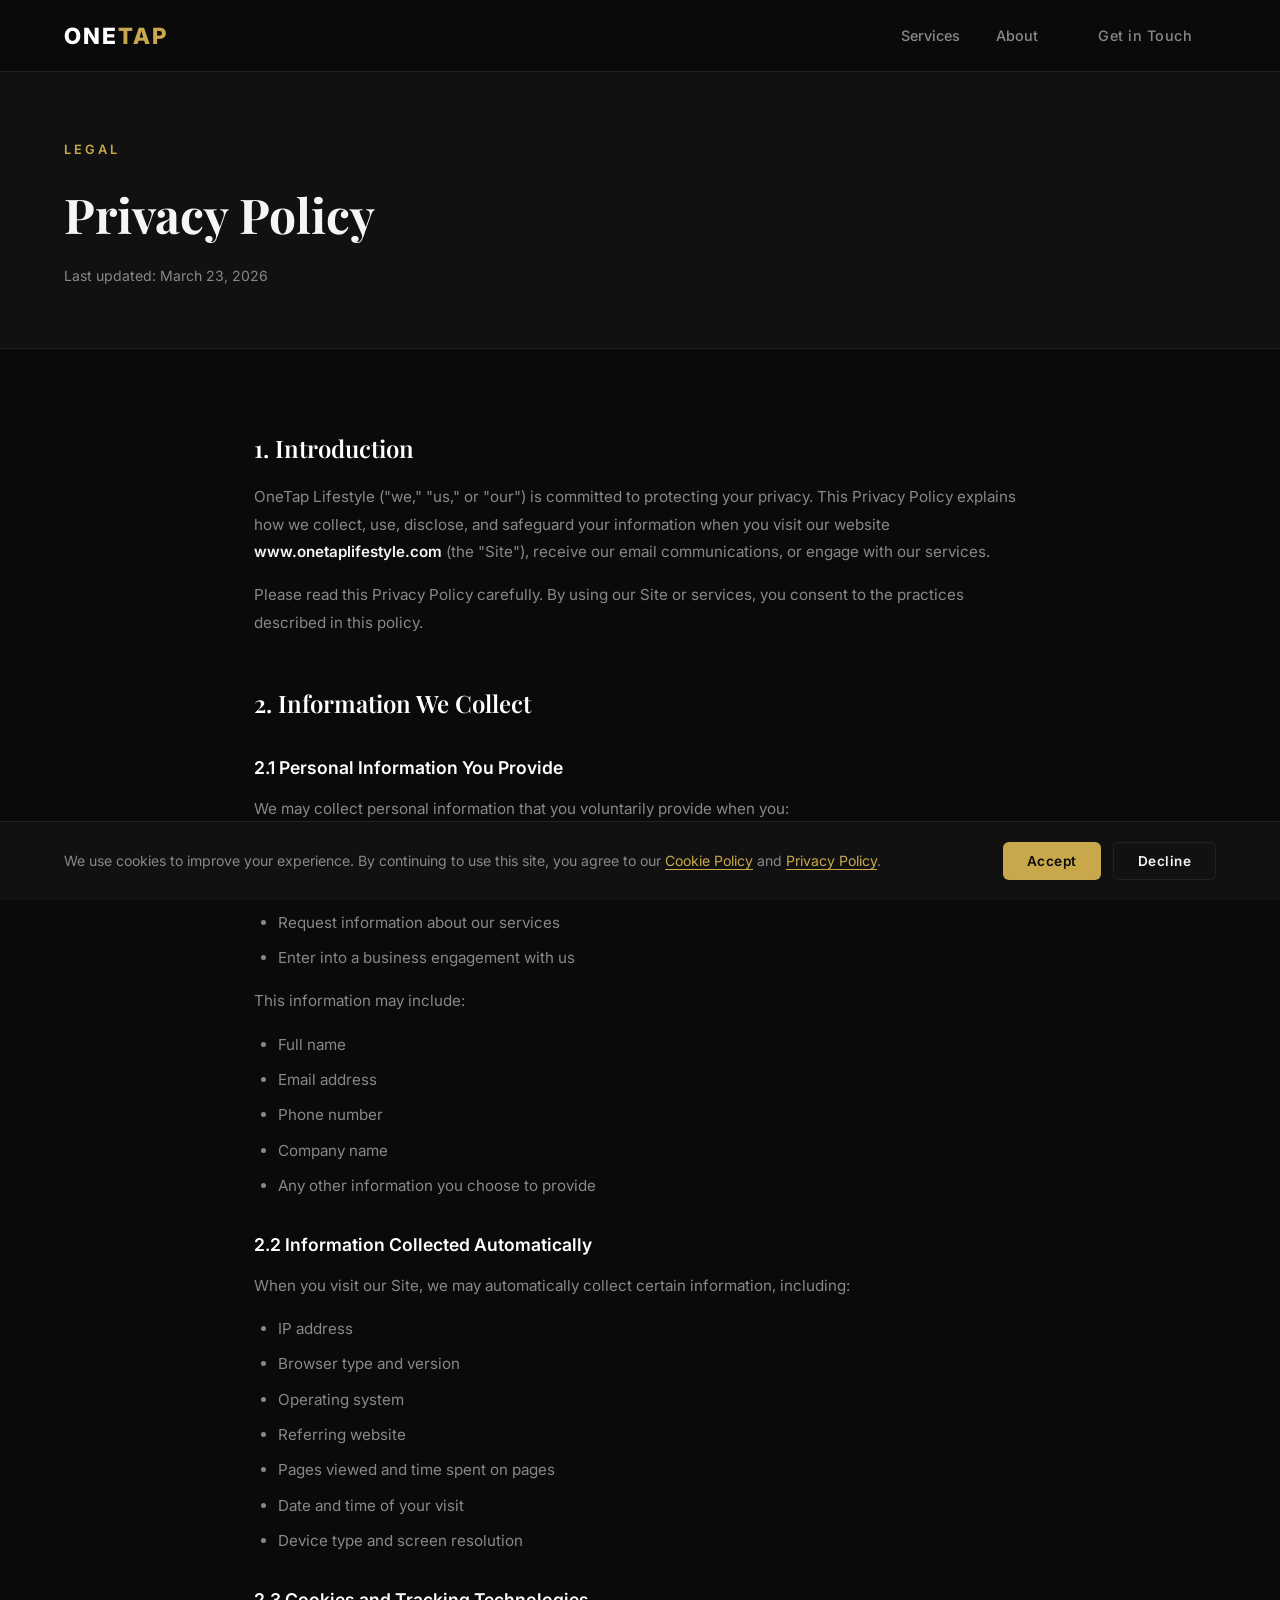
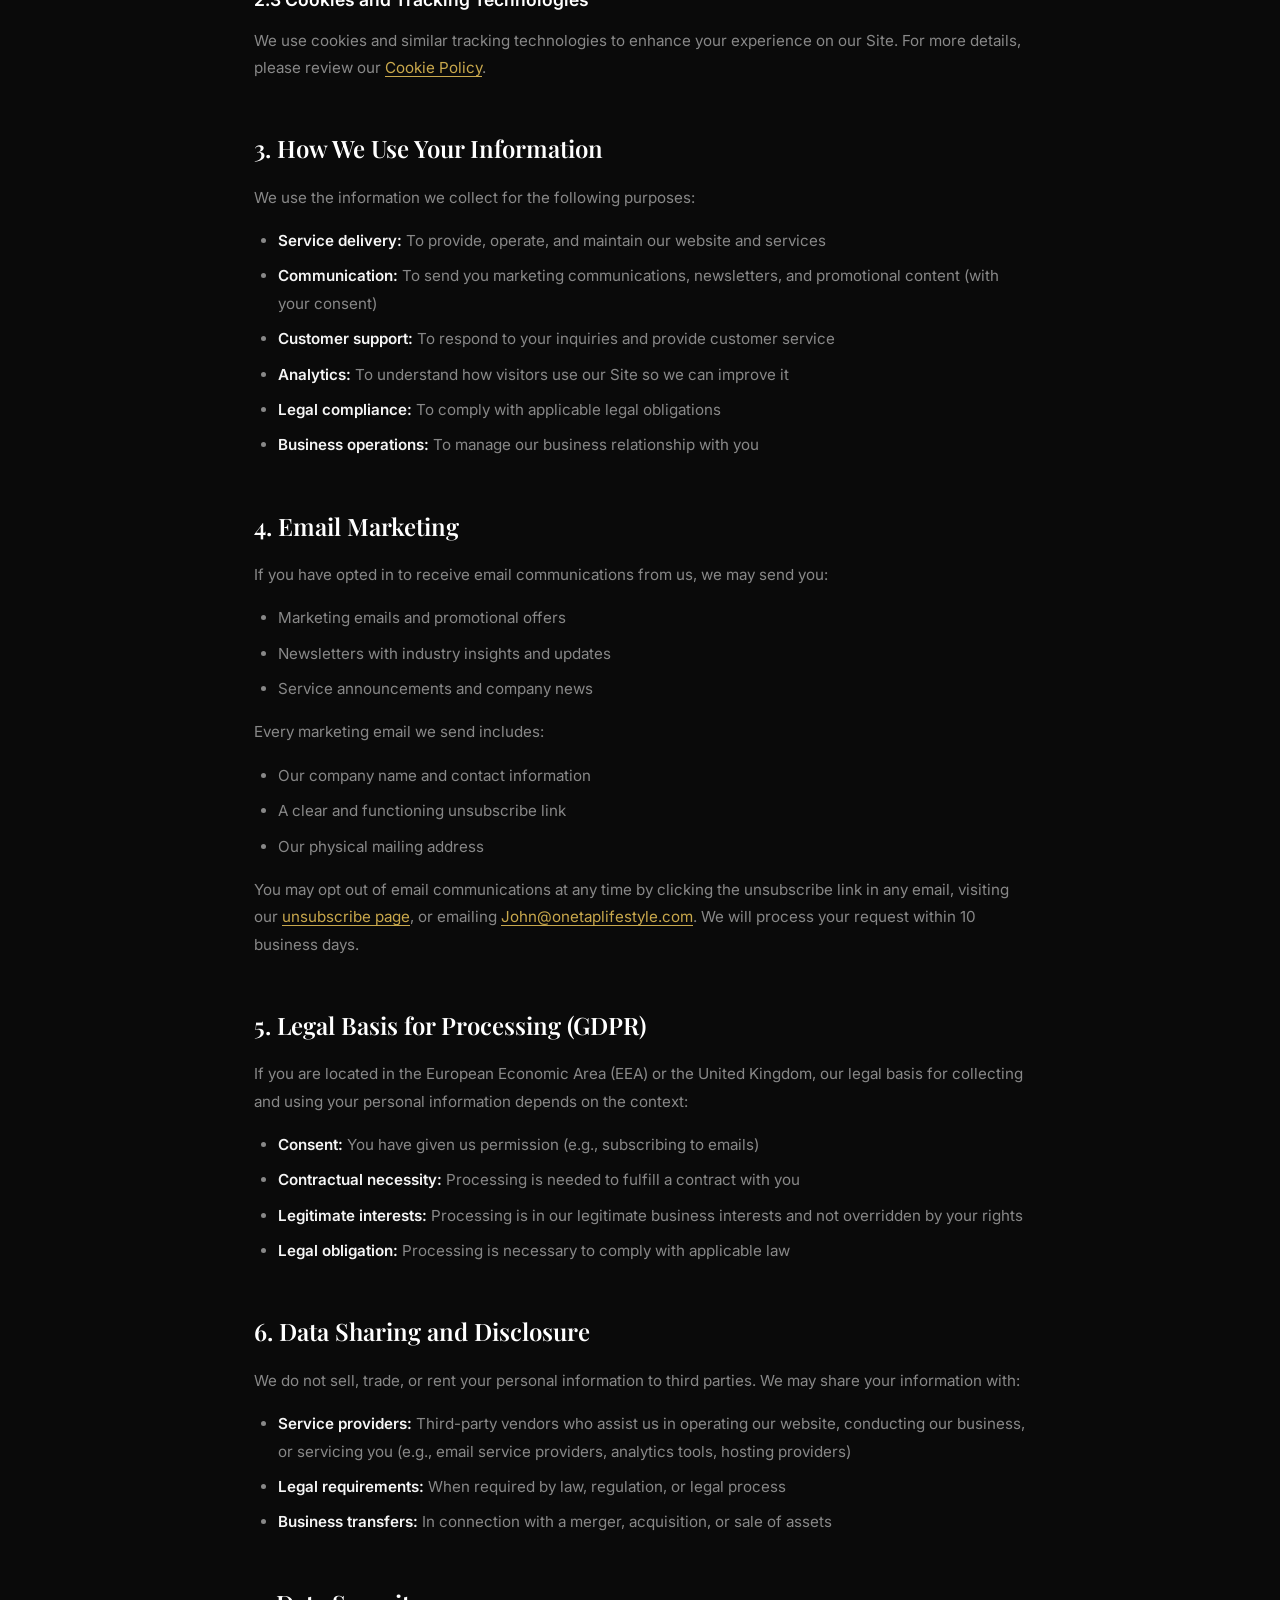
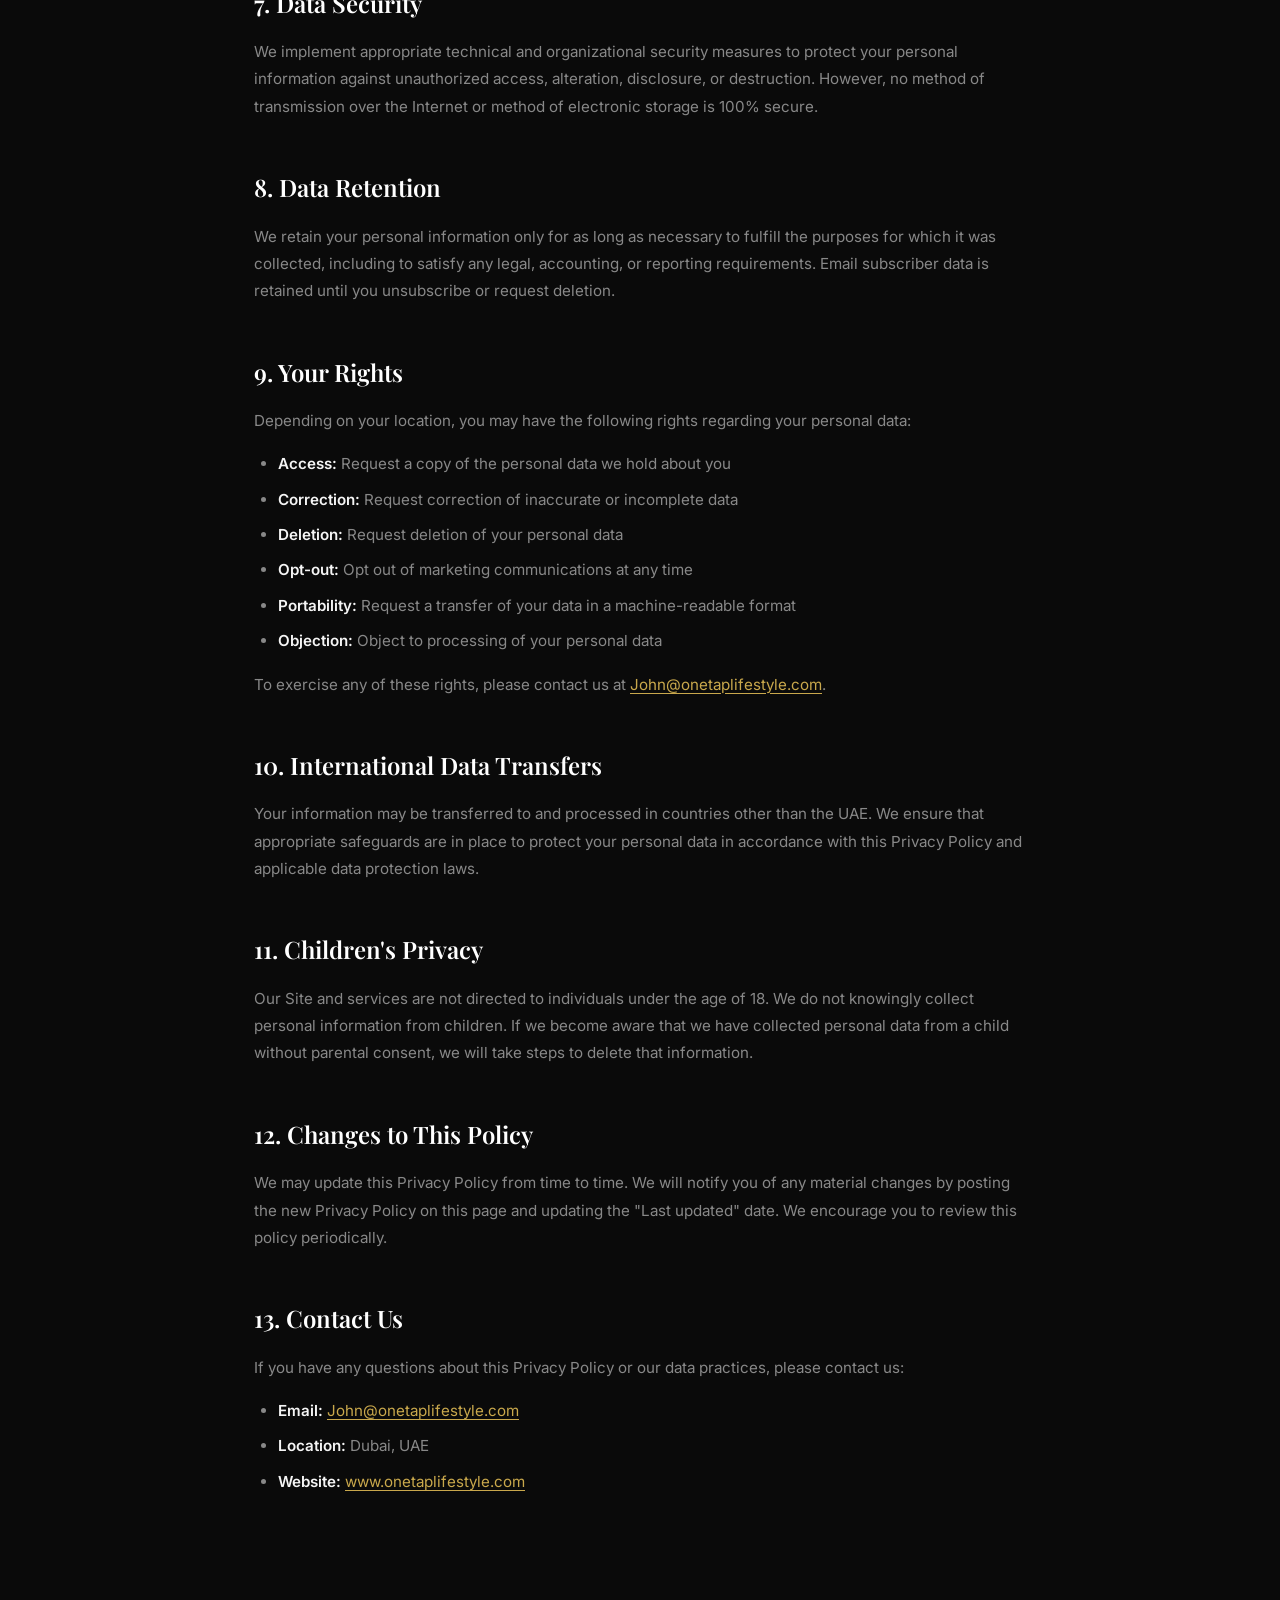
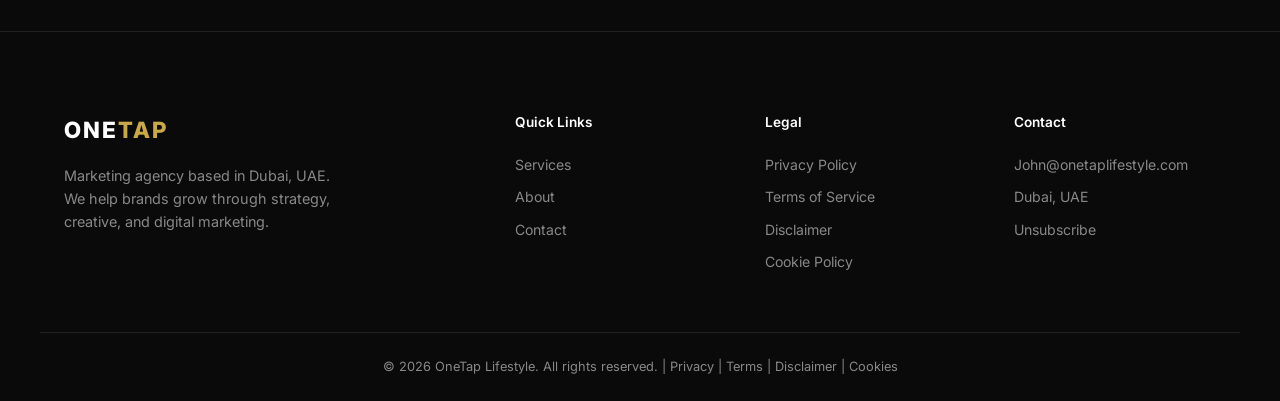
<file: privacy-policy.html>
<!DOCTYPE html>
<html lang="en">
<head>
  <meta charset="UTF-8">
  <meta name="viewport" content="width=device-width, initial-scale=1.0">
  <title>Privacy Policy | OneTap Lifestyle</title>
  <meta name="description" content="Privacy Policy for OneTap Lifestyle. Learn how we collect, use, and protect your personal information.">
  <link rel="icon" type="image/svg+xml" href="favicon.svg">

  <!-- Open Graph -->
  <meta property="og:type" content="website">
  <meta property="og:url" content="https://www.onetaplifestyle.com/privacy-policy.html">
  <meta property="og:title" content="Privacy Policy | OneTap Lifestyle">
  <meta property="og:description" content="Privacy Policy for OneTap Lifestyle. Learn how we collect, use, and protect your personal information.">
  <meta property="og:site_name" content="OneTap Lifestyle">

  <link rel="preconnect" href="https://fonts.googleapis.com">
  <link rel="preconnect" href="https://fonts.gstatic.com" crossorigin>
  <link href="https://fonts.googleapis.com/css2?family=Inter:wght@300;400;500;600;700;800;900&family=Playfair+Display:wght@400;500;600;700&display=swap" rel="stylesheet">
  <link rel="stylesheet" href="style.css">
  <link rel="stylesheet" href="legal.css">
</head>
<body>

  <nav class="nav nav--scrolled">
    <div class="container nav__inner">
      <a href="index.html" class="nav__logo">
        <span class="logo-one">ONE</span><span class="logo-tap">TAP</span>
      </a>
      <button class="nav__toggle" id="navToggle" aria-label="Toggle menu">
        <span></span><span></span><span></span>
      </button>
      <ul class="nav__links" id="navLinks">
        <li><a href="index.html#services">Services</a></li>
        <li><a href="index.html#about">About</a></li>
        <li><a href="index.html#contact" class="btn btn--sm">Get in Touch</a></li>
      </ul>
    </div>
  </nav>

  <section class="legal-hero">
    <div class="container">
      <p class="section__tag">Legal</p>
      <h1>Privacy Policy</h1>
      <p class="legal-updated">Last updated: March 23, 2026</p>
    </div>
  </section>

  <section class="legal-content">
    <div class="container">

      <h2>1. Introduction</h2>
      <p>OneTap Lifestyle ("we," "us," or "our") is committed to protecting your privacy. This Privacy Policy explains how we collect, use, disclose, and safeguard your information when you visit our website <strong>www.onetaplifestyle.com</strong> (the "Site"), receive our email communications, or engage with our services.</p>
      <p>Please read this Privacy Policy carefully. By using our Site or services, you consent to the practices described in this policy.</p>

      <h2>2. Information We Collect</h2>

      <h3>2.1 Personal Information You Provide</h3>
      <p>We may collect personal information that you voluntarily provide when you:</p>
      <ul>
        <li>Fill out our contact form</li>
        <li>Subscribe to our newsletter or email list</li>
        <li>Request information about our services</li>
        <li>Enter into a business engagement with us</li>
      </ul>
      <p>This information may include:</p>
      <ul>
        <li>Full name</li>
        <li>Email address</li>
        <li>Phone number</li>
        <li>Company name</li>
        <li>Any other information you choose to provide</li>
      </ul>

      <h3>2.2 Information Collected Automatically</h3>
      <p>When you visit our Site, we may automatically collect certain information, including:</p>
      <ul>
        <li>IP address</li>
        <li>Browser type and version</li>
        <li>Operating system</li>
        <li>Referring website</li>
        <li>Pages viewed and time spent on pages</li>
        <li>Date and time of your visit</li>
        <li>Device type and screen resolution</li>
      </ul>

      <h3>2.3 Cookies and Tracking Technologies</h3>
      <p>We use cookies and similar tracking technologies to enhance your experience on our Site. For more details, please review our <a href="cookie-policy.html">Cookie Policy</a>.</p>

      <h2>3. How We Use Your Information</h2>
      <p>We use the information we collect for the following purposes:</p>
      <ul>
        <li><strong>Service delivery:</strong> To provide, operate, and maintain our website and services</li>
        <li><strong>Communication:</strong> To send you marketing communications, newsletters, and promotional content (with your consent)</li>
        <li><strong>Customer support:</strong> To respond to your inquiries and provide customer service</li>
        <li><strong>Analytics:</strong> To understand how visitors use our Site so we can improve it</li>
        <li><strong>Legal compliance:</strong> To comply with applicable legal obligations</li>
        <li><strong>Business operations:</strong> To manage our business relationship with you</li>
      </ul>

      <h2>4. Email Marketing</h2>
      <p>If you have opted in to receive email communications from us, we may send you:</p>
      <ul>
        <li>Marketing emails and promotional offers</li>
        <li>Newsletters with industry insights and updates</li>
        <li>Service announcements and company news</li>
      </ul>
      <p>Every marketing email we send includes:</p>
      <ul>
        <li>Our company name and contact information</li>
        <li>A clear and functioning unsubscribe link</li>
        <li>Our physical mailing address</li>
      </ul>
      <p>You may opt out of email communications at any time by clicking the unsubscribe link in any email, visiting our <a href="unsubscribe.html">unsubscribe page</a>, or emailing <a href="mailto:John@onetaplifestyle.com">John@onetaplifestyle.com</a>. We will process your request within 10 business days.</p>

      <h2>5. Legal Basis for Processing (GDPR)</h2>
      <p>If you are located in the European Economic Area (EEA) or the United Kingdom, our legal basis for collecting and using your personal information depends on the context:</p>
      <ul>
        <li><strong>Consent:</strong> You have given us permission (e.g., subscribing to emails)</li>
        <li><strong>Contractual necessity:</strong> Processing is needed to fulfill a contract with you</li>
        <li><strong>Legitimate interests:</strong> Processing is in our legitimate business interests and not overridden by your rights</li>
        <li><strong>Legal obligation:</strong> Processing is necessary to comply with applicable law</li>
      </ul>

      <h2>6. Data Sharing and Disclosure</h2>
      <p>We do not sell, trade, or rent your personal information to third parties. We may share your information with:</p>
      <ul>
        <li><strong>Service providers:</strong> Third-party vendors who assist us in operating our website, conducting our business, or servicing you (e.g., email service providers, analytics tools, hosting providers)</li>
        <li><strong>Legal requirements:</strong> When required by law, regulation, or legal process</li>
        <li><strong>Business transfers:</strong> In connection with a merger, acquisition, or sale of assets</li>
      </ul>

      <h2>7. Data Security</h2>
      <p>We implement appropriate technical and organizational security measures to protect your personal information against unauthorized access, alteration, disclosure, or destruction. However, no method of transmission over the Internet or method of electronic storage is 100% secure.</p>

      <h2>8. Data Retention</h2>
      <p>We retain your personal information only for as long as necessary to fulfill the purposes for which it was collected, including to satisfy any legal, accounting, or reporting requirements. Email subscriber data is retained until you unsubscribe or request deletion.</p>

      <h2>9. Your Rights</h2>
      <p>Depending on your location, you may have the following rights regarding your personal data:</p>
      <ul>
        <li><strong>Access:</strong> Request a copy of the personal data we hold about you</li>
        <li><strong>Correction:</strong> Request correction of inaccurate or incomplete data</li>
        <li><strong>Deletion:</strong> Request deletion of your personal data</li>
        <li><strong>Opt-out:</strong> Opt out of marketing communications at any time</li>
        <li><strong>Portability:</strong> Request a transfer of your data in a machine-readable format</li>
        <li><strong>Objection:</strong> Object to processing of your personal data</li>
      </ul>
      <p>To exercise any of these rights, please contact us at <a href="mailto:John@onetaplifestyle.com">John@onetaplifestyle.com</a>.</p>

      <h2>10. International Data Transfers</h2>
      <p>Your information may be transferred to and processed in countries other than the UAE. We ensure that appropriate safeguards are in place to protect your personal data in accordance with this Privacy Policy and applicable data protection laws.</p>

      <h2>11. Children's Privacy</h2>
      <p>Our Site and services are not directed to individuals under the age of 18. We do not knowingly collect personal information from children. If we become aware that we have collected personal data from a child without parental consent, we will take steps to delete that information.</p>

      <h2>12. Changes to This Policy</h2>
      <p>We may update this Privacy Policy from time to time. We will notify you of any material changes by posting the new Privacy Policy on this page and updating the "Last updated" date. We encourage you to review this policy periodically.</p>

      <h2>13. Contact Us</h2>
      <p>If you have any questions about this Privacy Policy or our data practices, please contact us:</p>
      <ul>
        <li><strong>Email:</strong> <a href="mailto:John@onetaplifestyle.com">John@onetaplifestyle.com</a></li>
        <li><strong>Location:</strong> Dubai, UAE</li>
        <li><strong>Website:</strong> <a href="https://www.onetaplifestyle.com">www.onetaplifestyle.com</a></li>
      </ul>

    </div>
  </section>

  <footer class="footer">
    <div class="container footer__inner">
      <div class="footer__brand">
        <a href="index.html" class="nav__logo">
          <span class="logo-one">ONE</span><span class="logo-tap">TAP</span>
        </a>
        <p>Marketing agency based in Dubai, UAE. We help brands grow through strategy, creative, and digital marketing.</p>
      </div>
      <div class="footer__links">
        <h4>Quick Links</h4>
        <a href="index.html#services">Services</a>
        <a href="index.html#about">About</a>
        <a href="index.html#contact">Contact</a>
      </div>
      <div class="footer__links">
        <h4>Legal</h4>
        <a href="privacy-policy.html">Privacy Policy</a>
        <a href="terms-of-service.html">Terms of Service</a>
        <a href="disclaimer.html">Disclaimer</a>
        <a href="cookie-policy.html">Cookie Policy</a>
      </div>
      <div class="footer__links">
        <h4>Contact</h4>
        <a href="mailto:John@onetaplifestyle.com">John@onetaplifestyle.com</a>
        <p>Dubai, UAE</p>
        <a href="unsubscribe.html">Unsubscribe</a>
      </div>
    </div>
    <div class="container footer__bottom">
      <p>&copy; 2026 OneTap Lifestyle. All rights reserved. |
        <a href="privacy-policy.html">Privacy</a> |
        <a href="terms-of-service.html">Terms</a> |
        <a href="disclaimer.html">Disclaimer</a> |
        <a href="cookie-policy.html">Cookies</a>
      </p>
    </div>
  </footer>

  <!-- Cookie Consent Banner -->
  <div class="cookie-banner" id="cookieBanner">
    <div class="cookie-banner__inner">
      <p>We use cookies to improve your experience. By continuing to use this site, you agree to our <a href="cookie-policy.html">Cookie Policy</a> and <a href="privacy-policy.html">Privacy Policy</a>.</p>
      <div class="cookie-banner__actions">
        <button type="button" class="btn btn--primary btn--sm" id="cookieAccept">Accept</button>
        <button type="button" class="btn btn--outline btn--sm" id="cookieDecline">Decline</button>
      </div>
    </div>
  </div>

  <script src="script.js"></script>
</body>
</html>
</file>
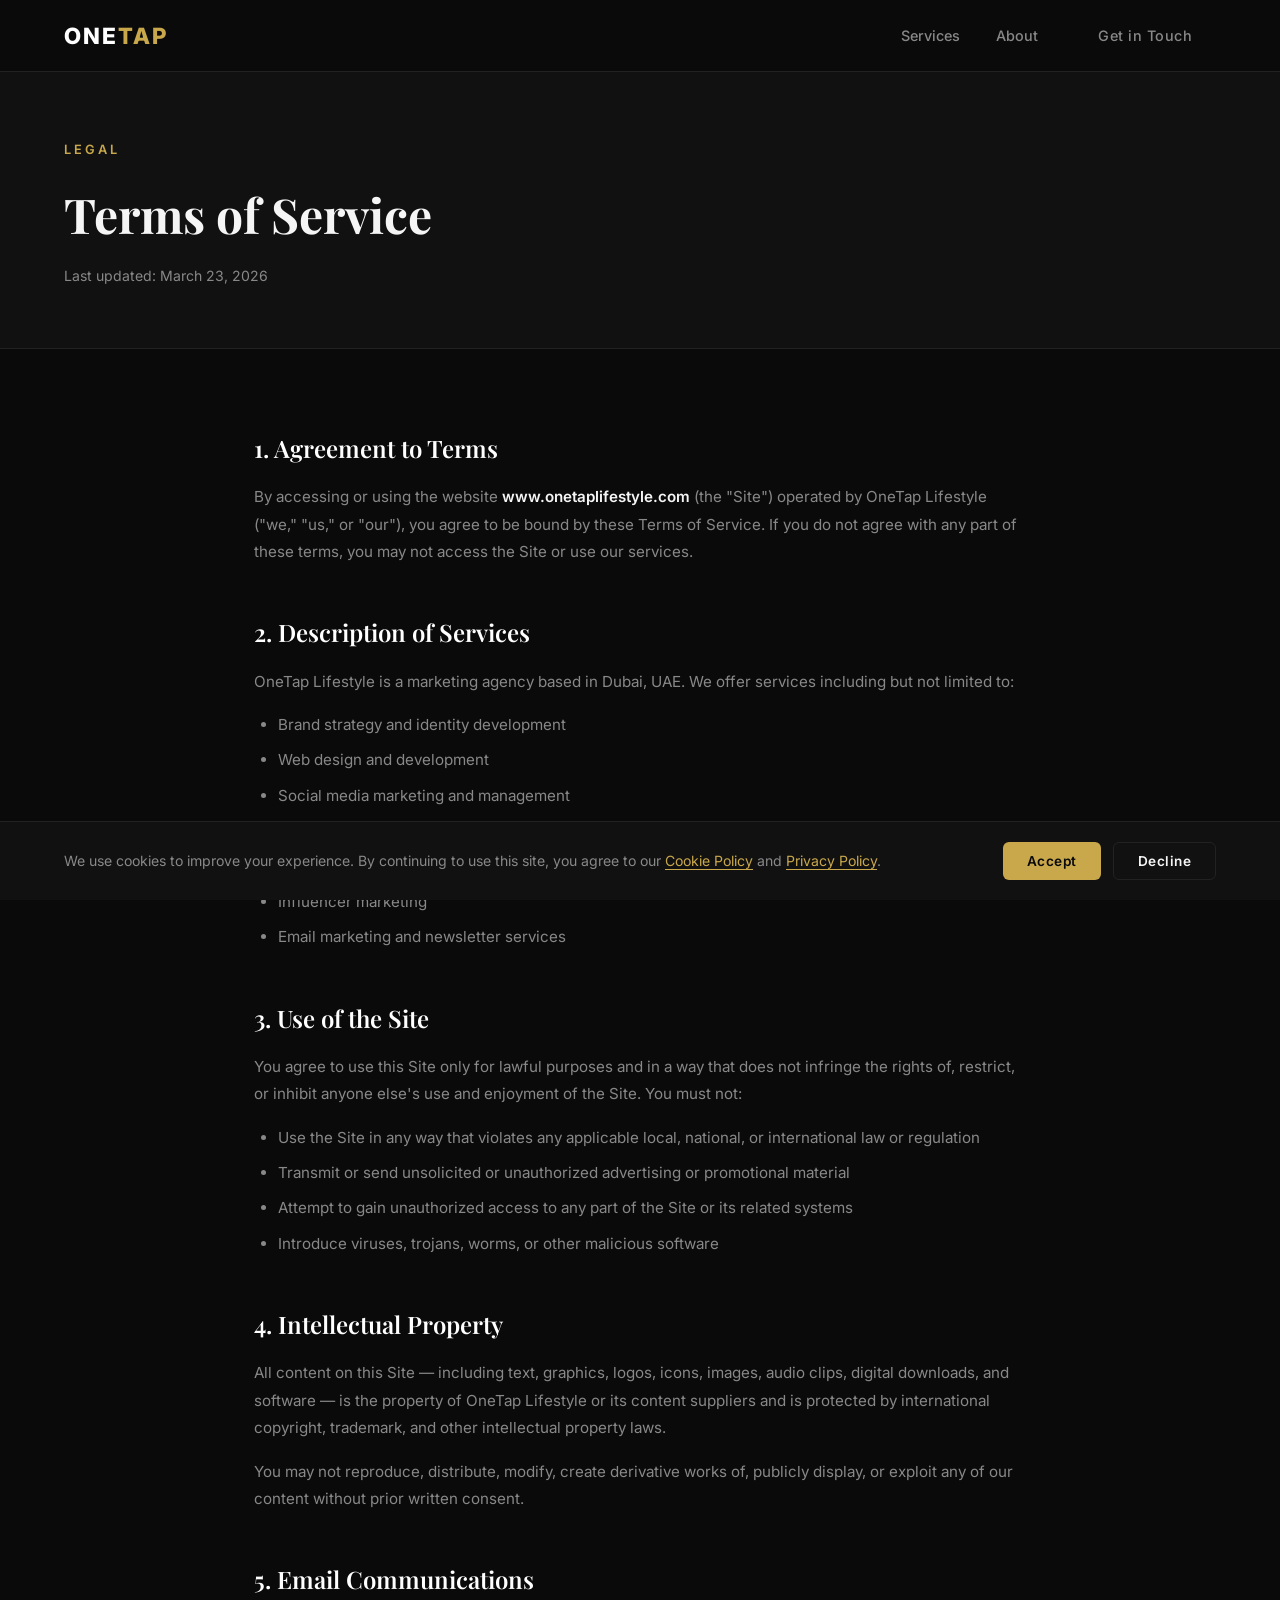
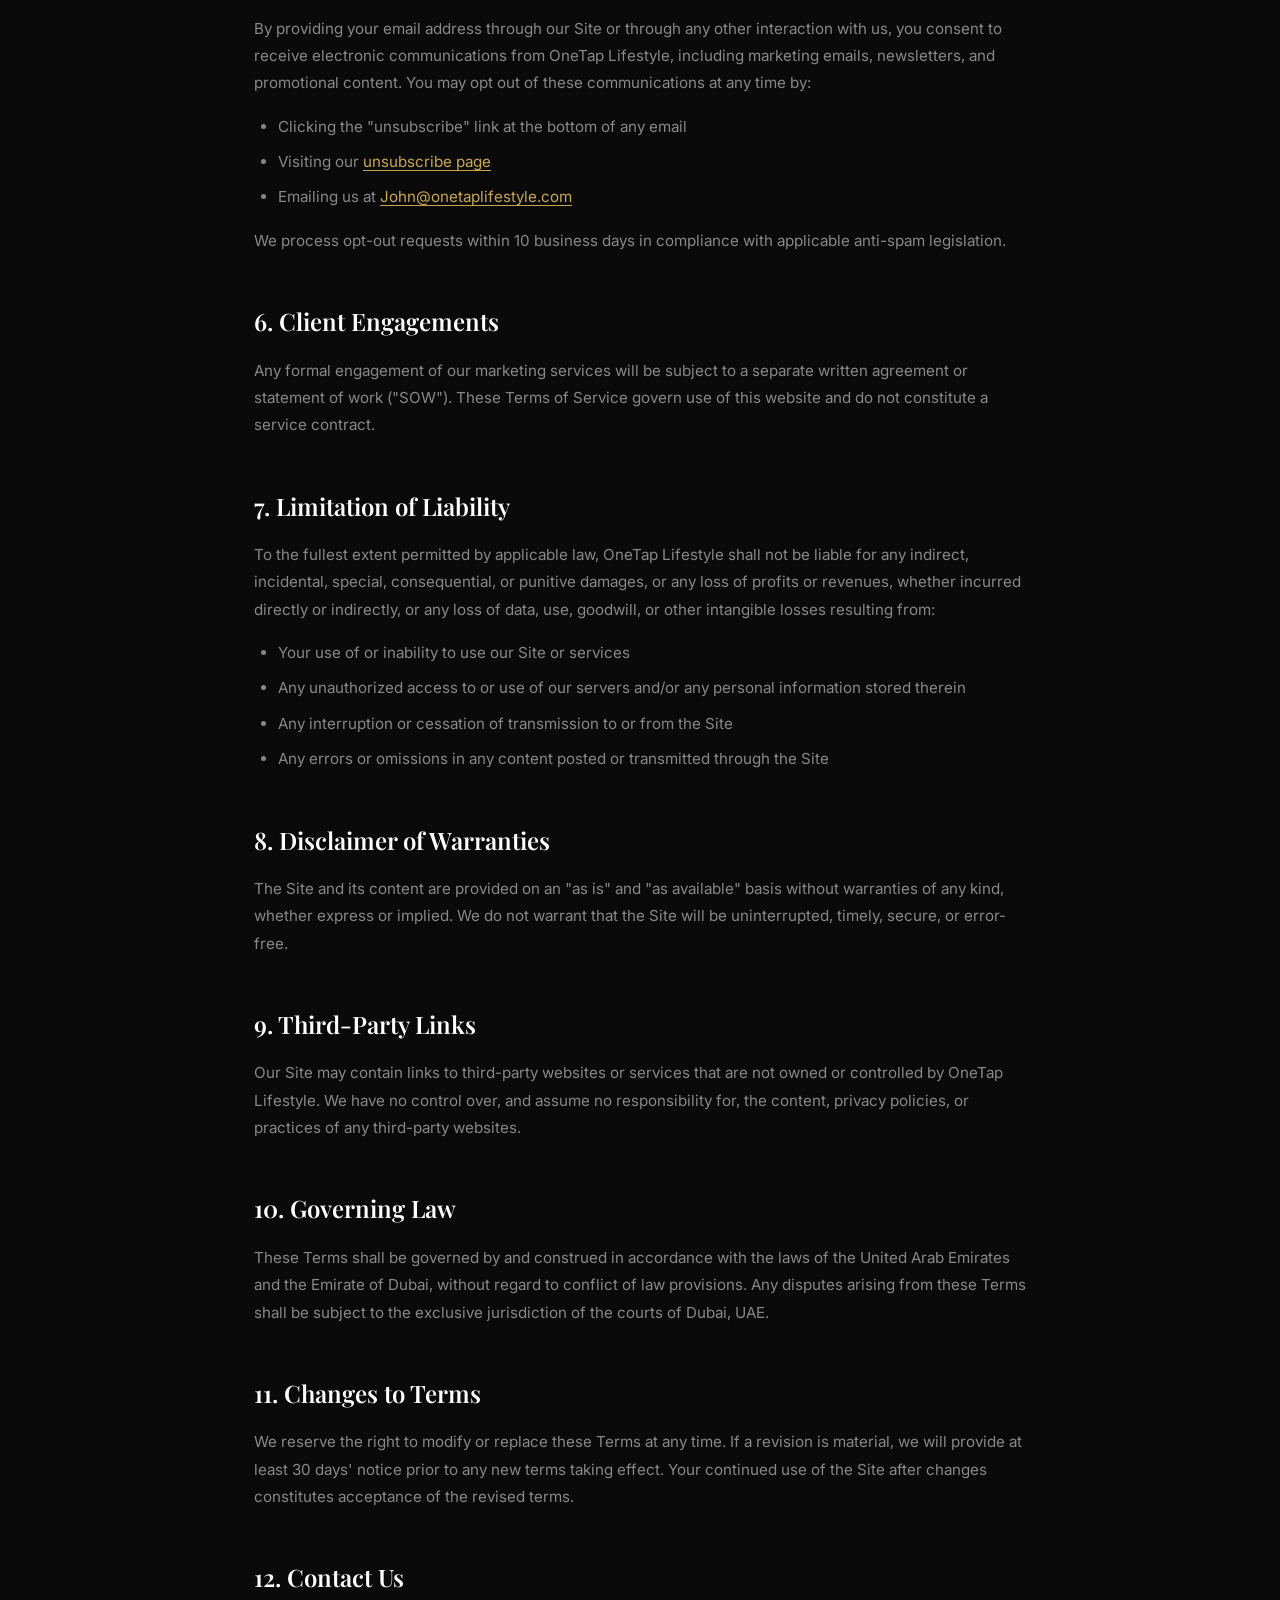
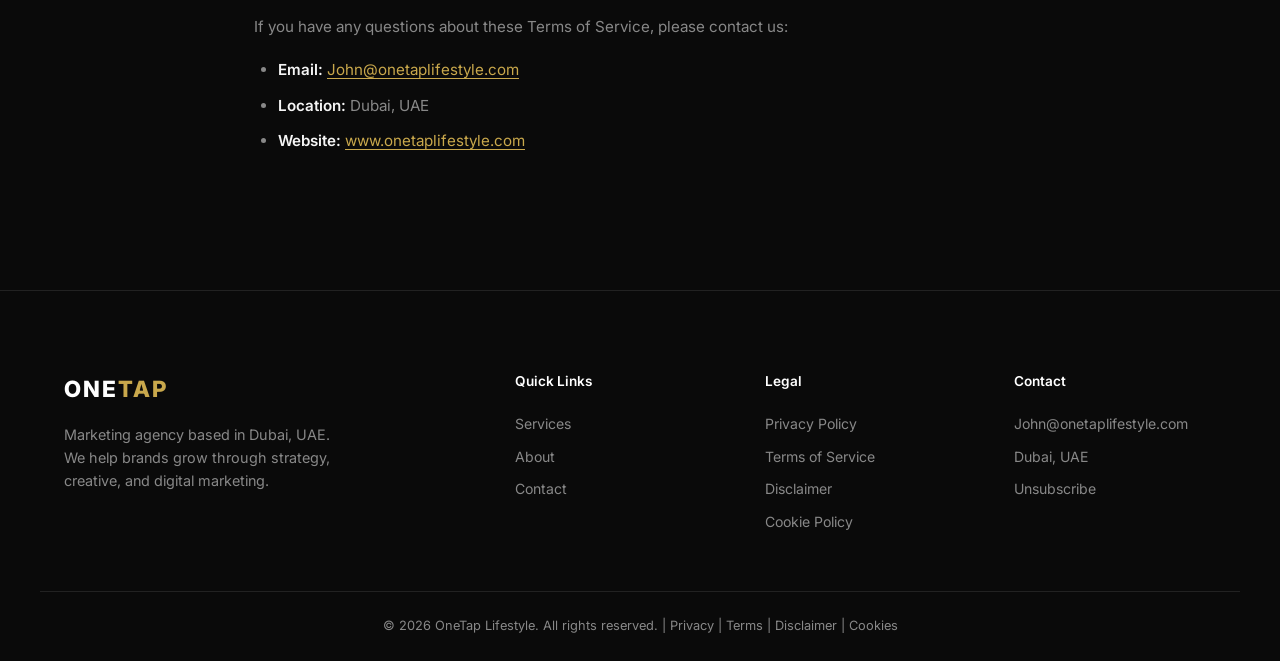
<file: terms-of-service.html>
<!DOCTYPE html>
<html lang="en">
<head>
  <meta charset="UTF-8">
  <meta name="viewport" content="width=device-width, initial-scale=1.0">
  <title>Terms of Service | OneTap Lifestyle</title>
  <meta name="description" content="Terms of Service for OneTap Lifestyle marketing agency based in Dubai, UAE.">
  <link rel="icon" type="image/svg+xml" href="favicon.svg">

  <!-- Open Graph -->
  <meta property="og:type" content="website">
  <meta property="og:url" content="https://www.onetaplifestyle.com/terms-of-service.html">
  <meta property="og:title" content="Terms of Service | OneTap Lifestyle">
  <meta property="og:description" content="Terms of Service for OneTap Lifestyle marketing agency based in Dubai, UAE.">
  <meta property="og:site_name" content="OneTap Lifestyle">

  <link rel="preconnect" href="https://fonts.googleapis.com">
  <link rel="preconnect" href="https://fonts.gstatic.com" crossorigin>
  <link href="https://fonts.googleapis.com/css2?family=Inter:wght@300;400;500;600;700;800;900&family=Playfair+Display:wght@400;500;600;700&display=swap" rel="stylesheet">
  <link rel="stylesheet" href="style.css">
  <link rel="stylesheet" href="legal.css">
</head>
<body>

  <nav class="nav nav--scrolled">
    <div class="container nav__inner">
      <a href="index.html" class="nav__logo">
        <span class="logo-one">ONE</span><span class="logo-tap">TAP</span>
      </a>
      <button class="nav__toggle" id="navToggle" aria-label="Toggle menu">
        <span></span><span></span><span></span>
      </button>
      <ul class="nav__links" id="navLinks">
        <li><a href="index.html#services">Services</a></li>
        <li><a href="index.html#about">About</a></li>
        <li><a href="index.html#contact" class="btn btn--sm">Get in Touch</a></li>
      </ul>
    </div>
  </nav>

  <section class="legal-hero">
    <div class="container">
      <p class="section__tag">Legal</p>
      <h1>Terms of Service</h1>
      <p class="legal-updated">Last updated: March 23, 2026</p>
    </div>
  </section>

  <section class="legal-content">
    <div class="container">

      <h2>1. Agreement to Terms</h2>
      <p>By accessing or using the website <strong>www.onetaplifestyle.com</strong> (the "Site") operated by OneTap Lifestyle ("we," "us," or "our"), you agree to be bound by these Terms of Service. If you do not agree with any part of these terms, you may not access the Site or use our services.</p>

      <h2>2. Description of Services</h2>
      <p>OneTap Lifestyle is a marketing agency based in Dubai, UAE. We offer services including but not limited to:</p>
      <ul>
        <li>Brand strategy and identity development</li>
        <li>Web design and development</li>
        <li>Social media marketing and management</li>
        <li>Performance marketing and paid advertising</li>
        <li>Content production (photography, videography, copywriting)</li>
        <li>Influencer marketing</li>
        <li>Email marketing and newsletter services</li>
      </ul>

      <h2>3. Use of the Site</h2>
      <p>You agree to use this Site only for lawful purposes and in a way that does not infringe the rights of, restrict, or inhibit anyone else's use and enjoyment of the Site. You must not:</p>
      <ul>
        <li>Use the Site in any way that violates any applicable local, national, or international law or regulation</li>
        <li>Transmit or send unsolicited or unauthorized advertising or promotional material</li>
        <li>Attempt to gain unauthorized access to any part of the Site or its related systems</li>
        <li>Introduce viruses, trojans, worms, or other malicious software</li>
      </ul>

      <h2>4. Intellectual Property</h2>
      <p>All content on this Site — including text, graphics, logos, icons, images, audio clips, digital downloads, and software — is the property of OneTap Lifestyle or its content suppliers and is protected by international copyright, trademark, and other intellectual property laws.</p>
      <p>You may not reproduce, distribute, modify, create derivative works of, publicly display, or exploit any of our content without prior written consent.</p>

      <h2>5. Email Communications</h2>
      <p>By providing your email address through our Site or through any other interaction with us, you consent to receive electronic communications from OneTap Lifestyle, including marketing emails, newsletters, and promotional content. You may opt out of these communications at any time by:</p>
      <ul>
        <li>Clicking the "unsubscribe" link at the bottom of any email</li>
        <li>Visiting our <a href="unsubscribe.html">unsubscribe page</a></li>
        <li>Emailing us at <a href="mailto:John@onetaplifestyle.com">John@onetaplifestyle.com</a></li>
      </ul>
      <p>We process opt-out requests within 10 business days in compliance with applicable anti-spam legislation.</p>

      <h2>6. Client Engagements</h2>
      <p>Any formal engagement of our marketing services will be subject to a separate written agreement or statement of work ("SOW"). These Terms of Service govern use of this website and do not constitute a service contract.</p>

      <h2>7. Limitation of Liability</h2>
      <p>To the fullest extent permitted by applicable law, OneTap Lifestyle shall not be liable for any indirect, incidental, special, consequential, or punitive damages, or any loss of profits or revenues, whether incurred directly or indirectly, or any loss of data, use, goodwill, or other intangible losses resulting from:</p>
      <ul>
        <li>Your use of or inability to use our Site or services</li>
        <li>Any unauthorized access to or use of our servers and/or any personal information stored therein</li>
        <li>Any interruption or cessation of transmission to or from the Site</li>
        <li>Any errors or omissions in any content posted or transmitted through the Site</li>
      </ul>

      <h2>8. Disclaimer of Warranties</h2>
      <p>The Site and its content are provided on an "as is" and "as available" basis without warranties of any kind, whether express or implied. We do not warrant that the Site will be uninterrupted, timely, secure, or error-free.</p>

      <h2>9. Third-Party Links</h2>
      <p>Our Site may contain links to third-party websites or services that are not owned or controlled by OneTap Lifestyle. We have no control over, and assume no responsibility for, the content, privacy policies, or practices of any third-party websites.</p>

      <h2>10. Governing Law</h2>
      <p>These Terms shall be governed by and construed in accordance with the laws of the United Arab Emirates and the Emirate of Dubai, without regard to conflict of law provisions. Any disputes arising from these Terms shall be subject to the exclusive jurisdiction of the courts of Dubai, UAE.</p>

      <h2>11. Changes to Terms</h2>
      <p>We reserve the right to modify or replace these Terms at any time. If a revision is material, we will provide at least 30 days' notice prior to any new terms taking effect. Your continued use of the Site after changes constitutes acceptance of the revised terms.</p>

      <h2>12. Contact Us</h2>
      <p>If you have any questions about these Terms of Service, please contact us:</p>
      <ul>
        <li><strong>Email:</strong> <a href="mailto:John@onetaplifestyle.com">John@onetaplifestyle.com</a></li>
        <li><strong>Location:</strong> Dubai, UAE</li>
        <li><strong>Website:</strong> <a href="https://www.onetaplifestyle.com">www.onetaplifestyle.com</a></li>
      </ul>

    </div>
  </section>

  <footer class="footer">
    <div class="container footer__inner">
      <div class="footer__brand">
        <a href="index.html" class="nav__logo">
          <span class="logo-one">ONE</span><span class="logo-tap">TAP</span>
        </a>
        <p>Marketing agency based in Dubai, UAE. We help brands grow through strategy, creative, and digital marketing.</p>
      </div>
      <div class="footer__links">
        <h4>Quick Links</h4>
        <a href="index.html#services">Services</a>
        <a href="index.html#about">About</a>
        <a href="index.html#contact">Contact</a>
      </div>
      <div class="footer__links">
        <h4>Legal</h4>
        <a href="privacy-policy.html">Privacy Policy</a>
        <a href="terms-of-service.html">Terms of Service</a>
        <a href="disclaimer.html">Disclaimer</a>
        <a href="cookie-policy.html">Cookie Policy</a>
      </div>
      <div class="footer__links">
        <h4>Contact</h4>
        <a href="mailto:John@onetaplifestyle.com">John@onetaplifestyle.com</a>
        <p>Dubai, UAE</p>
        <a href="unsubscribe.html">Unsubscribe</a>
      </div>
    </div>
    <div class="container footer__bottom">
      <p>&copy; 2026 OneTap Lifestyle. All rights reserved. |
        <a href="privacy-policy.html">Privacy</a> |
        <a href="terms-of-service.html">Terms</a> |
        <a href="disclaimer.html">Disclaimer</a> |
        <a href="cookie-policy.html">Cookies</a>
      </p>
    </div>
  </footer>

  <!-- Cookie Consent Banner -->
  <div class="cookie-banner" id="cookieBanner">
    <div class="cookie-banner__inner">
      <p>We use cookies to improve your experience. By continuing to use this site, you agree to our <a href="cookie-policy.html">Cookie Policy</a> and <a href="privacy-policy.html">Privacy Policy</a>.</p>
      <div class="cookie-banner__actions">
        <button type="button" class="btn btn--primary btn--sm" id="cookieAccept">Accept</button>
        <button type="button" class="btn btn--outline btn--sm" id="cookieDecline">Decline</button>
      </div>
    </div>
  </div>

  <script src="script.js"></script>
</body>
</html>
</file>
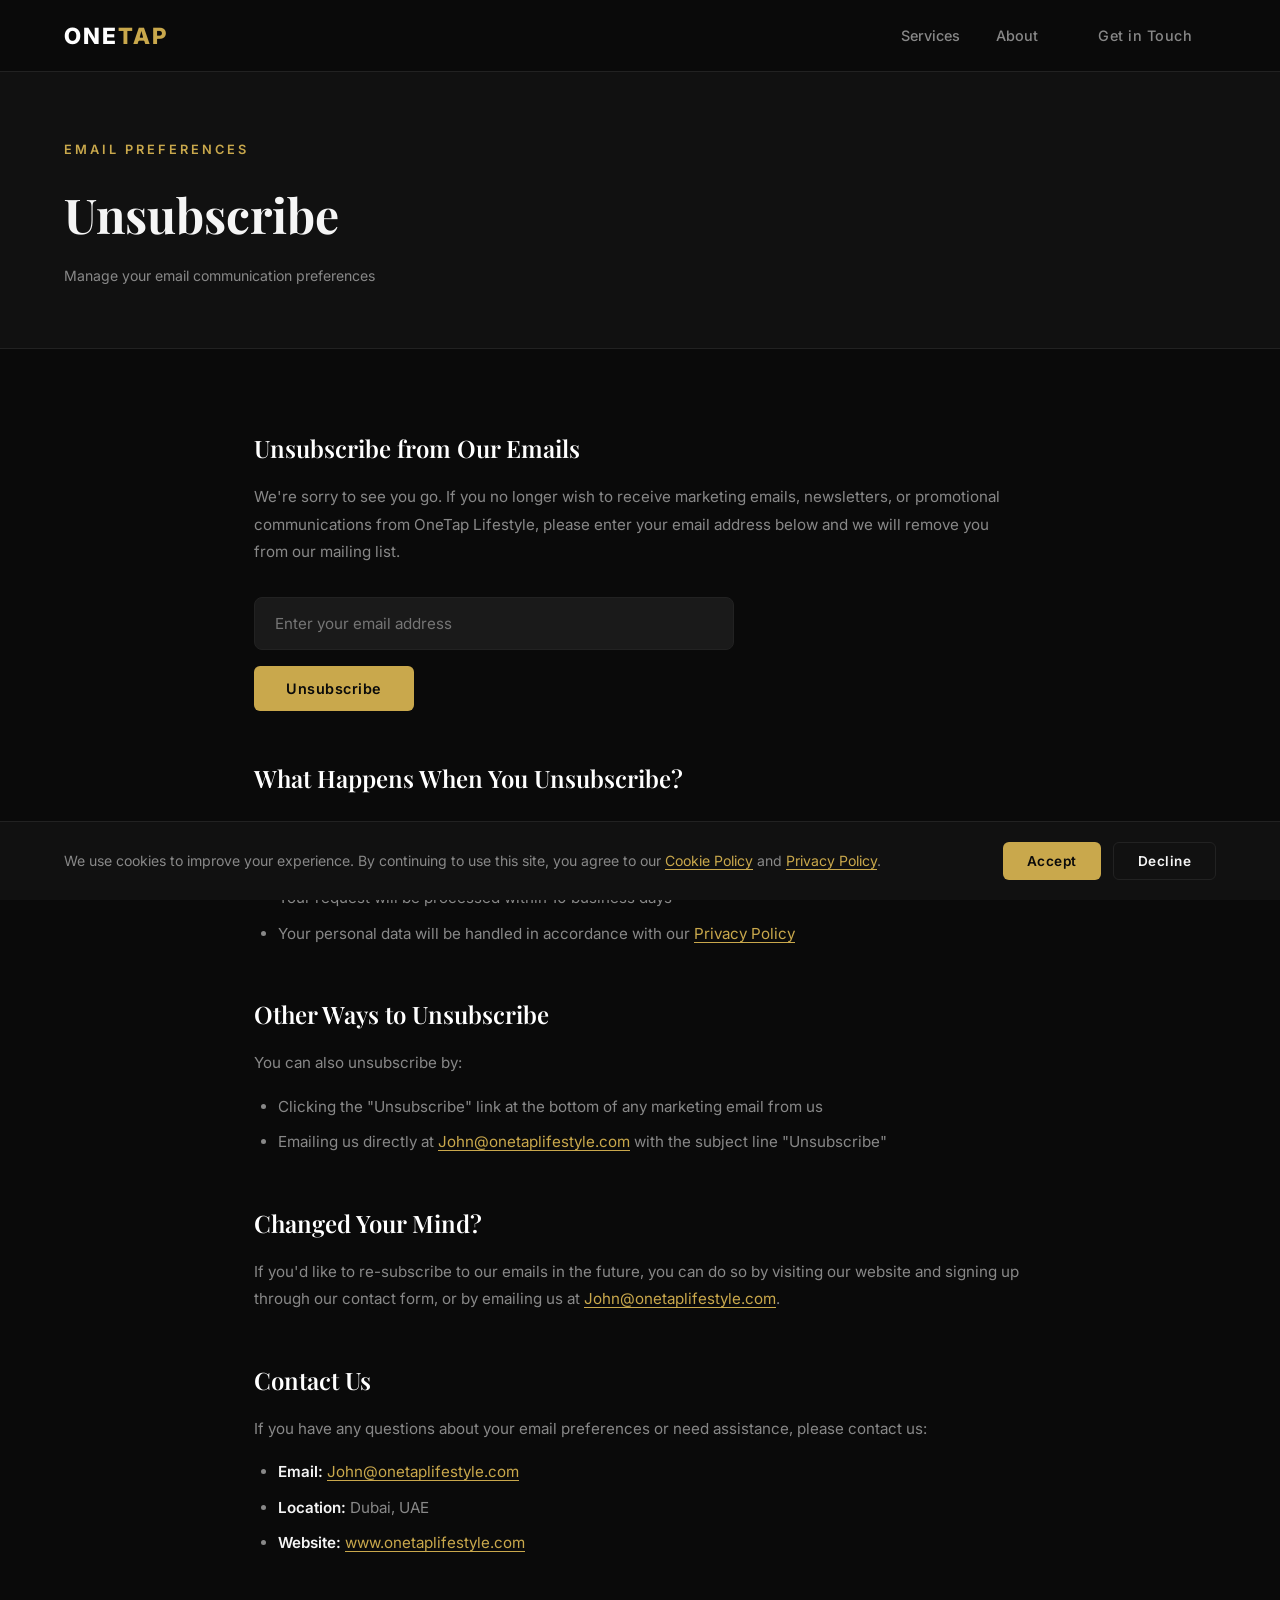
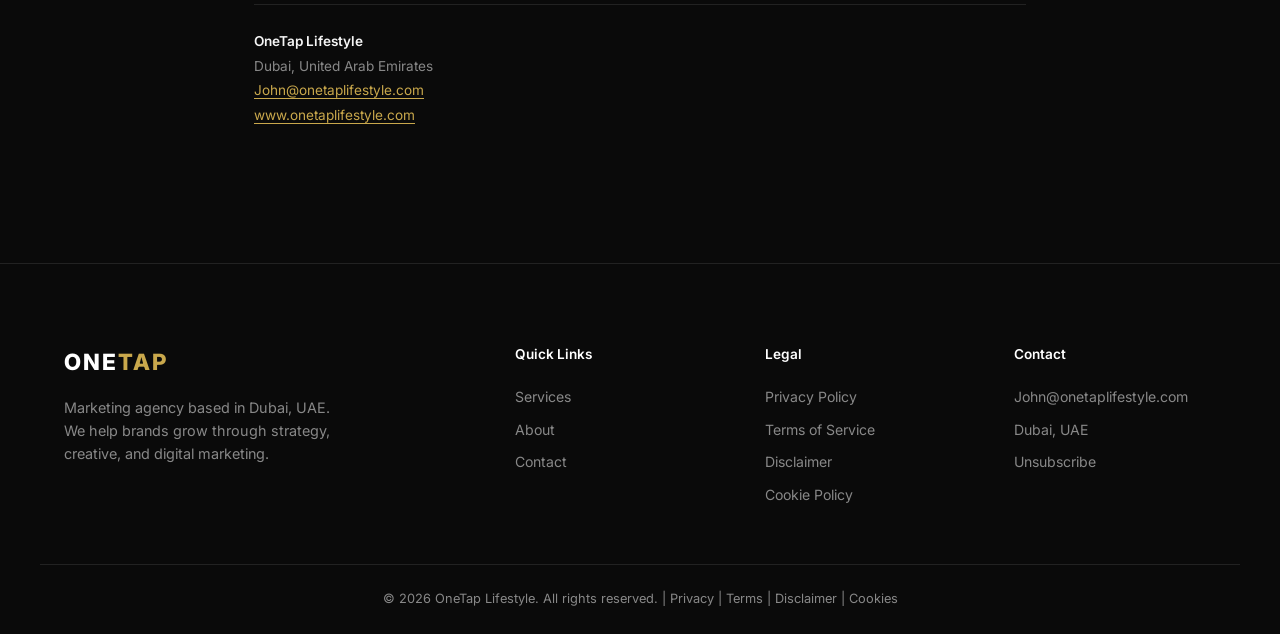
<file: unsubscribe.html>
<!DOCTYPE html>
<html lang="en">
<head>
  <meta charset="UTF-8">
  <meta name="viewport" content="width=device-width, initial-scale=1.0">
  <title>Unsubscribe | OneTap Lifestyle</title>
  <meta name="description" content="Unsubscribe from OneTap Lifestyle email communications. Manage your email preferences.">
  <link rel="icon" type="image/svg+xml" href="favicon.svg">

  <!-- Open Graph -->
  <meta property="og:type" content="website">
  <meta property="og:url" content="https://www.onetaplifestyle.com/unsubscribe.html">
  <meta property="og:title" content="Unsubscribe | OneTap Lifestyle">
  <meta property="og:description" content="Unsubscribe from OneTap Lifestyle email communications. Manage your email preferences.">
  <meta property="og:site_name" content="OneTap Lifestyle">

  <link rel="preconnect" href="https://fonts.googleapis.com">
  <link rel="preconnect" href="https://fonts.gstatic.com" crossorigin>
  <link href="https://fonts.googleapis.com/css2?family=Inter:wght@300;400;500;600;700;800;900&family=Playfair+Display:wght@400;500;600;700&display=swap" rel="stylesheet">
  <link rel="stylesheet" href="style.css">
  <link rel="stylesheet" href="legal.css">
</head>
<body>

  <nav class="nav nav--scrolled">
    <div class="container nav__inner">
      <a href="index.html" class="nav__logo">
        <span class="logo-one">ONE</span><span class="logo-tap">TAP</span>
      </a>
      <button class="nav__toggle" id="navToggle" aria-label="Toggle menu">
        <span></span><span></span><span></span>
      </button>
      <ul class="nav__links" id="navLinks">
        <li><a href="index.html#services">Services</a></li>
        <li><a href="index.html#about">About</a></li>
        <li><a href="index.html#contact" class="btn btn--sm">Get in Touch</a></li>
      </ul>
    </div>
  </nav>

  <section class="legal-hero">
    <div class="container">
      <p class="section__tag">Email Preferences</p>
      <h1>Unsubscribe</h1>
      <p class="legal-updated">Manage your email communication preferences</p>
    </div>
  </section>

  <section class="legal-content">
    <div class="container">

      <h2>Unsubscribe from Our Emails</h2>
      <p>We're sorry to see you go. If you no longer wish to receive marketing emails, newsletters, or promotional communications from OneTap Lifestyle, please enter your email address below and we will remove you from our mailing list.</p>

      <form class="unsub-form" id="unsubForm">
        <div class="form__group">
          <input type="email" id="unsubEmail" placeholder="Enter your email address" required>
        </div>
        <button type="submit" class="btn btn--primary">Unsubscribe</button>
      </form>

      <div class="unsub-msg" id="unsubMsg">
        Your request has been received. You will be removed from our mailing list within 10 business days. If you continue to receive emails after this period, please contact us directly.
      </div>

      <h2>What Happens When You Unsubscribe?</h2>
      <ul>
        <li>You will be removed from all marketing and promotional email lists</li>
        <li>You may still receive transactional emails related to any active service agreements</li>
        <li>Your request will be processed within 10 business days</li>
        <li>Your personal data will be handled in accordance with our <a href="privacy-policy.html">Privacy Policy</a></li>
      </ul>

      <h2>Other Ways to Unsubscribe</h2>
      <p>You can also unsubscribe by:</p>
      <ul>
        <li>Clicking the "Unsubscribe" link at the bottom of any marketing email from us</li>
        <li>Emailing us directly at <a href="mailto:John@onetaplifestyle.com">John@onetaplifestyle.com</a> with the subject line "Unsubscribe"</li>
      </ul>

      <h2>Changed Your Mind?</h2>
      <p>If you'd like to re-subscribe to our emails in the future, you can do so by visiting our website and signing up through our contact form, or by emailing us at <a href="mailto:John@onetaplifestyle.com">John@onetaplifestyle.com</a>.</p>

      <h2>Contact Us</h2>
      <p>If you have any questions about your email preferences or need assistance, please contact us:</p>
      <ul>
        <li><strong>Email:</strong> <a href="mailto:John@onetaplifestyle.com">John@onetaplifestyle.com</a></li>
        <li><strong>Location:</strong> Dubai, UAE</li>
        <li><strong>Website:</strong> <a href="https://www.onetaplifestyle.com">www.onetaplifestyle.com</a></li>
      </ul>

      <p style="margin-top: 48px; padding-top: 24px; border-top: 1px solid var(--color-border); font-size: 0.85rem;">
        <strong>OneTap Lifestyle</strong><br>
        Dubai, United Arab Emirates<br>
        <a href="mailto:John@onetaplifestyle.com">John@onetaplifestyle.com</a><br>
        <a href="https://www.onetaplifestyle.com">www.onetaplifestyle.com</a>
      </p>

    </div>
  </section>

  <footer class="footer">
    <div class="container footer__inner">
      <div class="footer__brand">
        <a href="index.html" class="nav__logo">
          <span class="logo-one">ONE</span><span class="logo-tap">TAP</span>
        </a>
        <p>Marketing agency based in Dubai, UAE. We help brands grow through strategy, creative, and digital marketing.</p>
      </div>
      <div class="footer__links">
        <h4>Quick Links</h4>
        <a href="index.html#services">Services</a>
        <a href="index.html#about">About</a>
        <a href="index.html#contact">Contact</a>
      </div>
      <div class="footer__links">
        <h4>Legal</h4>
        <a href="privacy-policy.html">Privacy Policy</a>
        <a href="terms-of-service.html">Terms of Service</a>
        <a href="disclaimer.html">Disclaimer</a>
        <a href="cookie-policy.html">Cookie Policy</a>
      </div>
      <div class="footer__links">
        <h4>Contact</h4>
        <a href="mailto:John@onetaplifestyle.com">John@onetaplifestyle.com</a>
        <p>Dubai, UAE</p>
        <a href="unsubscribe.html">Unsubscribe</a>
      </div>
    </div>
    <div class="container footer__bottom">
      <p>&copy; 2026 OneTap Lifestyle. All rights reserved. |
        <a href="privacy-policy.html">Privacy</a> |
        <a href="terms-of-service.html">Terms</a> |
        <a href="disclaimer.html">Disclaimer</a> |
        <a href="cookie-policy.html">Cookies</a>
      </p>
    </div>
  </footer>

  <!-- Cookie Consent Banner -->
  <div class="cookie-banner" id="cookieBanner">
    <div class="cookie-banner__inner">
      <p>We use cookies to improve your experience. By continuing to use this site, you agree to our <a href="cookie-policy.html">Cookie Policy</a> and <a href="privacy-policy.html">Privacy Policy</a>.</p>
      <div class="cookie-banner__actions">
        <button type="button" class="btn btn--primary btn--sm" id="cookieAccept">Accept</button>
        <button type="button" class="btn btn--outline btn--sm" id="cookieDecline">Decline</button>
      </div>
    </div>
  </div>

  <script src="script.js"></script>
  <script>
    document.getElementById('unsubForm').addEventListener('submit', function(e) {
      e.preventDefault();
      var email = document.getElementById('unsubEmail').value;
      if (email) {
        this.style.display = 'none';
        var msg = document.getElementById('unsubMsg');
        msg.classList.add('unsub-msg--success');
        msg.style.display = 'block';
      }
    });
  </script>
</body>
</html>
</file>
<file: style.css>
/* ============================================
   OneTap Lifestyle — Global Styles
   ============================================ */

:root {
  --color-bg: #0a0a0a;
  --color-surface: #111111;
  --color-surface-2: #1a1a1a;
  --color-border: #222222;
  --color-text: #f5f5f5;
  --color-text-muted: #888888;
  --color-accent: #c9a84c;
  --color-accent-light: #e0c474;
  --color-white: #ffffff;
  --font-sans: 'Inter', -apple-system, sans-serif;
  --font-serif: 'Playfair Display', Georgia, serif;
  --ease: cubic-bezier(0.25, 0.46, 0.45, 0.94);
  --ease-out: cubic-bezier(0.16, 1, 0.3, 1);
}

*, *::before, *::after {
  margin: 0;
  padding: 0;
  box-sizing: border-box;
}

html {
  scroll-behavior: smooth;
  -webkit-font-smoothing: antialiased;
}

body {
  font-family: var(--font-sans);
  background: var(--color-bg);
  color: var(--color-text);
  line-height: 1.6;
  overflow-x: hidden;
}

a {
  color: inherit;
  text-decoration: none;
  transition: color 0.3s var(--ease);
}

img { max-width: 100%; display: block; }

.container {
  width: 100%;
  max-width: 1200px;
  margin: 0 auto;
  padding: 0 24px;
}

.section__tag {
  font-size: 0.8rem;
  font-weight: 600;
  letter-spacing: 3px;
  text-transform: uppercase;
  color: var(--color-accent);
  margin-bottom: 16px;
}

.section__title {
  font-family: var(--font-serif);
  font-size: clamp(2rem, 4vw, 3rem);
  font-weight: 600;
  line-height: 1.2;
  margin-bottom: 48px;
}

/* Buttons */
.btn {
  display: inline-flex;
  align-items: center;
  justify-content: center;
  padding: 14px 32px;
  font-size: 0.9rem;
  font-weight: 600;
  letter-spacing: 0.5px;
  border-radius: 6px;
  border: none;
  cursor: pointer;
  transition: all 0.3s var(--ease);
  font-family: var(--font-sans);
}

.btn--primary {
  background: var(--color-accent);
  color: var(--color-bg);
}

.btn--primary:hover {
  background: var(--color-accent-light);
  transform: translateY(-2px);
  box-shadow: 0 8px 30px rgba(201, 168, 76, 0.25);
}

.btn--outline {
  background: transparent;
  border: 1px solid var(--color-border);
  color: var(--color-text);
}

.btn--outline:hover {
  border-color: var(--color-accent);
  color: var(--color-accent);
}

.btn--sm { padding: 10px 24px; font-size: 0.85rem; }
.btn--lg { padding: 18px 42px; font-size: 1rem; }
.btn--full { width: 100%; }

/* ============================================
   Navigation
   ============================================ */

.nav {
  position: fixed;
  top: 0;
  left: 0;
  right: 0;
  z-index: 1000;
  padding: 20px 0;
  transition: all 0.4s var(--ease);
}

.nav--scrolled {
  background: rgba(10, 10, 10, 0.92);
  backdrop-filter: blur(20px);
  padding: 14px 0;
  border-bottom: 1px solid var(--color-border);
}

.nav__inner {
  display: flex;
  align-items: center;
  justify-content: space-between;
}

.nav__logo {
  font-size: 1.4rem;
  font-weight: 800;
  letter-spacing: 2px;
}

.logo-one { color: var(--color-white); }
.logo-tap { color: var(--color-accent); }

.nav__links {
  display: flex;
  align-items: center;
  gap: 36px;
  list-style: none;
}

.nav__links a {
  font-size: 0.9rem;
  font-weight: 500;
  color: var(--color-text-muted);
  transition: color 0.3s;
}

.nav__links a:hover { color: var(--color-white); }

.nav__toggle {
  display: none;
  flex-direction: column;
  gap: 5px;
  background: none;
  border: none;
  cursor: pointer;
  padding: 4px;
}

.nav__toggle span {
  width: 24px;
  height: 2px;
  background: var(--color-white);
  transition: all 0.3s var(--ease);
}

/* ============================================
   Hero
   ============================================ */

.hero {
  position: relative;
  min-height: 100vh;
  display: flex;
  align-items: center;
  padding: 120px 0 80px;
  overflow: hidden;
}

.hero__bg {
  position: absolute;
  inset: 0;
  background:
    radial-gradient(ellipse at 20% 50%, rgba(201, 168, 76, 0.08) 0%, transparent 60%),
    radial-gradient(ellipse at 80% 20%, rgba(201, 168, 76, 0.05) 0%, transparent 50%);
}

.hero__content { position: relative; max-width: 800px; }

.hero__tag {
  font-size: 0.8rem;
  font-weight: 600;
  letter-spacing: 3px;
  text-transform: uppercase;
  color: var(--color-accent);
  margin-bottom: 24px;
  opacity: 0;
  transform: translateY(20px);
  animation: fadeUp 0.8s var(--ease-out) 0.2s forwards;
}

.hero__title {
  font-family: var(--font-serif);
  font-size: clamp(2.8rem, 6vw, 5rem);
  font-weight: 700;
  line-height: 1.1;
  margin-bottom: 24px;
  opacity: 0;
  transform: translateY(30px);
  animation: fadeUp 0.8s var(--ease-out) 0.4s forwards;
}

.hero__accent { color: var(--color-accent); }

.hero__sub {
  font-size: 1.15rem;
  line-height: 1.7;
  color: var(--color-text-muted);
  max-width: 560px;
  margin-bottom: 40px;
  opacity: 0;
  transform: translateY(30px);
  animation: fadeUp 0.8s var(--ease-out) 0.6s forwards;
}

.hero__actions {
  display: flex;
  gap: 16px;
  flex-wrap: wrap;
  opacity: 0;
  transform: translateY(30px);
  animation: fadeUp 0.8s var(--ease-out) 0.8s forwards;
}

.hero__scroll {
  position: absolute;
  bottom: 40px;
  left: 50%;
  transform: translateX(-50%);
  display: flex;
  flex-direction: column;
  align-items: center;
  gap: 8px;
  opacity: 0;
  animation: fadeIn 1s var(--ease) 1.2s forwards;
}

.hero__scroll span {
  font-size: 0.7rem;
  letter-spacing: 2px;
  text-transform: uppercase;
  color: var(--color-text-muted);
}

.hero__scroll-line {
  width: 1px;
  height: 40px;
  background: var(--color-accent);
  animation: scrollLine 2s var(--ease) infinite;
}

@keyframes fadeUp {
  to { opacity: 1; transform: translateY(0); }
}

@keyframes fadeIn {
  to { opacity: 1; }
}

@keyframes scrollLine {
  0% { transform: scaleY(0); transform-origin: top; }
  50% { transform: scaleY(1); transform-origin: top; }
  51% { transform-origin: bottom; }
  100% { transform: scaleY(0); transform-origin: bottom; }
}

/* ============================================
   Services
   ============================================ */

.services {
  padding: 120px 0;
  background: var(--color-surface);
}

.services__grid {
  display: grid;
  grid-template-columns: repeat(3, 1fr);
  gap: 24px;
}

.service-card {
  background: var(--color-surface-2);
  border: 1px solid var(--color-border);
  border-radius: 12px;
  padding: 40px 32px;
  transition: all 0.4s var(--ease);
  opacity: 0;
  transform: translateY(30px);
}

.service-card.animate-in {
  opacity: 1;
  transform: translateY(0);
}

.service-card:hover {
  border-color: var(--color-accent);
  transform: translateY(-4px);
  box-shadow: 0 20px 60px rgba(0, 0, 0, 0.3);
}

.service-card__icon {
  width: 48px;
  height: 48px;
  color: var(--color-accent);
  margin-bottom: 24px;
}

.service-card h3 {
  font-size: 1.15rem;
  font-weight: 600;
  margin-bottom: 12px;
}

.service-card p {
  font-size: 0.92rem;
  color: var(--color-text-muted);
  line-height: 1.6;
}

/* ============================================
   Stats
   ============================================ */

.stats {
  padding: 80px 0;
  border-top: 1px solid var(--color-border);
  border-bottom: 1px solid var(--color-border);
}

.stats__grid {
  display: grid;
  grid-template-columns: repeat(4, 1fr);
  gap: 32px;
  text-align: center;
}

.stat {
  opacity: 0;
  transform: translateY(20px);
}

.stat.animate-in {
  opacity: 1;
  transform: translateY(0);
  transition: all 0.6s var(--ease-out);
}

.stat__number {
  font-family: var(--font-serif);
  font-size: 3rem;
  font-weight: 700;
  color: var(--color-accent);
}

.stat__plus {
  font-family: var(--font-serif);
  font-size: 2rem;
  color: var(--color-accent);
}

.stat p {
  font-size: 0.9rem;
  color: var(--color-text-muted);
  margin-top: 4px;
}

/* ============================================
   About
   ============================================ */

.about {
  padding: 120px 0;
}

.about__inner {
  display: grid;
  grid-template-columns: 1fr 1fr;
  gap: 80px;
  align-items: center;
}

.about__text p {
  font-size: 1rem;
  color: var(--color-text-muted);
  margin-bottom: 20px;
  line-height: 1.7;
}

.about__text .btn { margin-top: 16px; }

.about__card {
  background: linear-gradient(135deg, var(--color-surface-2), var(--color-surface));
  border: 1px solid var(--color-border);
  border-radius: 16px;
  padding: 60px 48px;
  position: relative;
  overflow: hidden;
}

.about__card::before {
  content: '';
  position: absolute;
  top: 0;
  left: 0;
  right: 0;
  height: 3px;
  background: linear-gradient(90deg, var(--color-accent), var(--color-accent-light));
}

.about__card-label {
  font-size: 0.75rem;
  font-weight: 600;
  letter-spacing: 3px;
  text-transform: uppercase;
  color: var(--color-accent);
  margin-bottom: 24px;
  display: block;
}

.about__card h3 {
  font-family: var(--font-serif);
  font-size: 1.8rem;
  line-height: 1.4;
  font-weight: 600;
}

.about__text,
.about__visual {
  opacity: 0;
  transform: translateY(30px);
}

.about__text.animate-in,
.about__visual.animate-in {
  opacity: 1;
  transform: translateY(0);
  transition: all 0.8s var(--ease-out);
}

/* ============================================
   CTA
   ============================================ */

.cta {
  padding: 120px 0;
}

.cta__inner {
  text-align: center;
  padding: 80px 48px;
  border-radius: 20px;
  background: linear-gradient(135deg, var(--color-surface-2), var(--color-surface));
  border: 1px solid var(--color-border);
  position: relative;
  overflow: hidden;
  opacity: 0;
  transform: translateY(30px);
}

.cta__inner.animate-in {
  opacity: 1;
  transform: translateY(0);
  transition: all 0.8s var(--ease-out);
}

.cta__inner::before {
  content: '';
  position: absolute;
  top: -50%;
  left: -50%;
  width: 200%;
  height: 200%;
  background: radial-gradient(circle, rgba(201, 168, 76, 0.06) 0%, transparent 50%);
  pointer-events: none;
}

.cta h2 {
  font-family: var(--font-serif);
  font-size: clamp(2rem, 4vw, 3rem);
  margin-bottom: 16px;
  position: relative;
}

.cta p {
  font-size: 1.1rem;
  color: var(--color-text-muted);
  margin-bottom: 32px;
  position: relative;
}

.cta .btn { position: relative; }

/* ============================================
   Contact
   ============================================ */

.contact {
  padding: 120px 0;
  background: var(--color-surface);
}

.contact__inner {
  display: grid;
  grid-template-columns: 1fr 1fr;
  gap: 80px;
}

.contact__info,
.contact__form {
  opacity: 0;
  transform: translateY(30px);
}

.contact__info.animate-in,
.contact__form.animate-in {
  opacity: 1;
  transform: translateY(0);
  transition: all 0.8s var(--ease-out);
}

.contact__details { margin-top: 16px; }

.contact__item {
  margin-bottom: 28px;
}

.contact__label {
  font-size: 0.75rem;
  font-weight: 600;
  letter-spacing: 2px;
  text-transform: uppercase;
  color: var(--color-accent);
  display: block;
  margin-bottom: 6px;
}

.contact__item a:hover { color: var(--color-accent); }

.contact__item p { color: var(--color-text-muted); }

.form__group { margin-bottom: 16px; }

.form__group input,
.form__group textarea {
  width: 100%;
  padding: 16px 20px;
  background: var(--color-surface-2);
  border: 1px solid var(--color-border);
  border-radius: 8px;
  color: var(--color-text);
  font-family: var(--font-sans);
  font-size: 0.95rem;
  transition: border-color 0.3s;
  outline: none;
}

.form__group input:focus,
.form__group textarea:focus {
  border-color: var(--color-accent);
}

.form__group textarea { resize: vertical; }

/* ============================================
   Footer
   ============================================ */

.footer {
  padding: 80px 0 0;
  border-top: 1px solid var(--color-border);
}

.footer__inner {
  display: grid;
  grid-template-columns: 2fr 1fr 1fr 1fr;
  gap: 48px;
  padding-bottom: 48px;
}

.footer__brand p {
  font-size: 0.9rem;
  color: var(--color-text-muted);
  margin-top: 16px;
  max-width: 280px;
  line-height: 1.6;
}

.footer__links h4 {
  font-size: 0.85rem;
  font-weight: 600;
  margin-bottom: 20px;
  color: var(--color-white);
}

.footer__links a,
.footer__links p {
  display: block;
  font-size: 0.88rem;
  color: var(--color-text-muted);
  margin-bottom: 10px;
}

.footer__links a:hover { color: var(--color-accent); }

.footer__bottom {
  padding: 24px 0;
  border-top: 1px solid var(--color-border);
  text-align: center;
}

.footer__bottom p {
  font-size: 0.8rem;
  color: var(--color-text-muted);
}

.footer__bottom a {
  color: var(--color-text-muted);
  transition: color 0.3s;
}

.footer__bottom a:hover {
  color: var(--color-accent);
}

/* ============================================
   Cookie Consent Banner
   ============================================ */

.cookie-banner {
  position: fixed;
  bottom: 0;
  left: 0;
  right: 0;
  z-index: 9999;
  background: var(--color-surface);
  border-top: 1px solid var(--color-border);
  padding: 20px 0;
  transform: translateY(100%);
  transition: transform 0.4s var(--ease);
}

.cookie-banner.visible {
  transform: translateY(0);
}

.cookie-banner__inner {
  max-width: 1200px;
  margin: 0 auto;
  padding: 0 24px;
  display: flex;
  align-items: center;
  justify-content: space-between;
  gap: 24px;
}

.cookie-banner p {
  font-size: 0.88rem;
  color: var(--color-text-muted);
  line-height: 1.5;
  flex: 1;
}

.cookie-banner a {
  color: var(--color-accent);
  text-decoration: underline;
  text-underline-offset: 3px;
}

.cookie-banner__actions {
  display: flex;
  gap: 12px;
  flex-shrink: 0;
}

@media (max-width: 768px) {
  .cookie-banner__inner {
    flex-direction: column;
    text-align: center;
  }
}

/* ============================================
   Animations
   ============================================ */

[data-animate] {
  opacity: 0;
  transform: translateY(30px);
}

[data-animate].animate-in {
  opacity: 1;
  transform: translateY(0);
  transition: all 0.7s var(--ease-out);
}

/* ============================================
   Responsive
   ============================================ */

@media (max-width: 992px) {
  .services__grid { grid-template-columns: repeat(2, 1fr); }
  .stats__grid { grid-template-columns: repeat(2, 1fr); gap: 40px; }
  .about__inner { grid-template-columns: 1fr; gap: 48px; }
  .contact__inner { grid-template-columns: 1fr; gap: 48px; }
  .footer__inner { grid-template-columns: 1fr 1fr; gap: 32px; }
}

@media (max-width: 768px) {
  .nav__toggle { display: flex; }

  .nav__links {
    position: fixed;
    top: 0;
    right: -100%;
    width: 280px;
    height: 100vh;
    background: var(--color-surface);
    flex-direction: column;
    align-items: flex-start;
    padding: 80px 32px;
    gap: 24px;
    transition: right 0.4s var(--ease);
    border-left: 1px solid var(--color-border);
  }

  .nav__links.active { right: 0; }

  .services__grid { grid-template-columns: 1fr; }
  .stats__grid { grid-template-columns: 1fr 1fr; }
  .footer__inner { grid-template-columns: 1fr; }
  .hero__title { font-size: clamp(2.2rem, 8vw, 3.2rem); }
}

@media (max-width: 480px) {
  .stats__grid { grid-template-columns: 1fr 1fr; gap: 24px; }
  .stat__number { font-size: 2.2rem; }
  .about__card { padding: 40px 28px; }
  .cta__inner { padding: 48px 24px; }
}
</file>
<file: legal.css>
/* Legal Pages — Shared Styles */

.legal-hero {
  padding: 140px 0 60px;
  background: var(--color-surface);
  border-bottom: 1px solid var(--color-border);
}

.legal-hero h1 {
  font-family: var(--font-serif);
  font-size: clamp(2rem, 4vw, 3rem);
  font-weight: 700;
  margin-bottom: 12px;
}

.legal-hero .legal-updated {
  font-size: 0.88rem;
  color: var(--color-text-muted);
}

.legal-content {
  padding: 80px 0 120px;
}

.legal-content .container {
  max-width: 820px;
}

.legal-content h2 {
  font-family: var(--font-serif);
  font-size: 1.5rem;
  font-weight: 600;
  margin: 48px 0 16px;
  color: var(--color-white);
}

.legal-content h2:first-of-type {
  margin-top: 0;
}

.legal-content h3 {
  font-size: 1.1rem;
  font-weight: 600;
  margin: 32px 0 12px;
  color: var(--color-white);
}

.legal-content p {
  font-size: 0.95rem;
  color: var(--color-text-muted);
  line-height: 1.8;
  margin-bottom: 16px;
}

.legal-content ul, .legal-content ol {
  margin: 0 0 16px 24px;
  color: var(--color-text-muted);
}

.legal-content li {
  font-size: 0.95rem;
  line-height: 1.8;
  margin-bottom: 8px;
}

.legal-content a {
  color: var(--color-accent);
  text-decoration: underline;
  text-underline-offset: 3px;
}

.legal-content a:hover {
  color: var(--color-accent-light);
}

.legal-content strong {
  color: var(--color-text);
  font-weight: 600;
}

/* Unsubscribe form */
.unsub-form {
  max-width: 480px;
  margin: 32px 0;
}

.unsub-form .form__group {
  margin-bottom: 16px;
}

.unsub-form input {
  width: 100%;
  padding: 16px 20px;
  background: var(--color-surface-2);
  border: 1px solid var(--color-border);
  border-radius: 8px;
  color: var(--color-text);
  font-family: var(--font-sans);
  font-size: 0.95rem;
  transition: border-color 0.3s;
  outline: none;
}

.unsub-form input:focus {
  border-color: var(--color-accent);
}

.unsub-msg {
  margin-top: 16px;
  padding: 16px 20px;
  border-radius: 8px;
  font-size: 0.92rem;
  display: none;
}

.unsub-msg--success {
  display: block;
  background: rgba(46, 204, 113, 0.1);
  border: 1px solid rgba(46, 204, 113, 0.3);
  color: #2ecc71;
}
</file>
